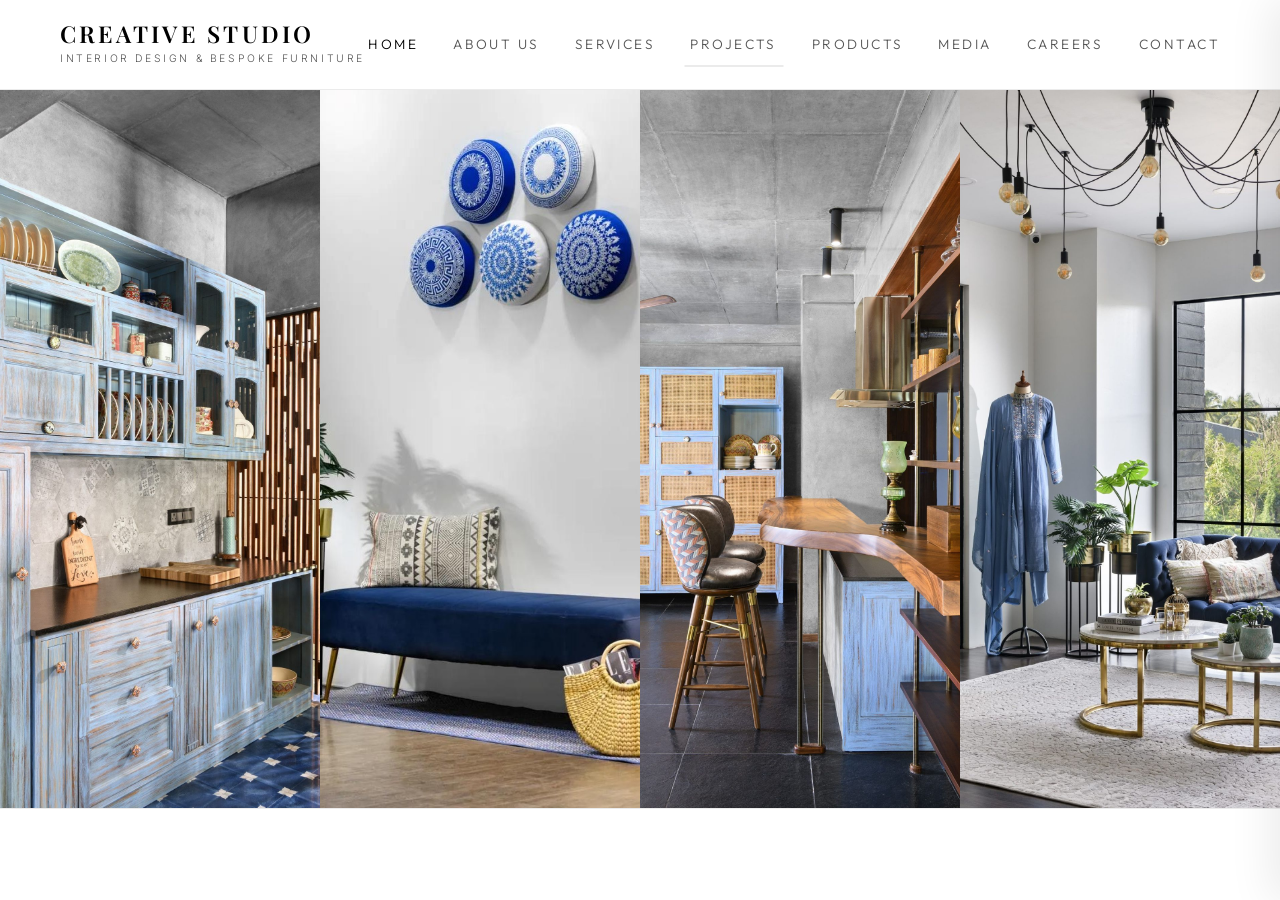
<file: index.html>
<!DOCTYPE html>
<html lang="en">
<head>
  <meta charset="UTF-8">
  <meta name="viewport" content="width=device-width, initial-scale=1.0">
  <title>Creative Studio — Minimalist Architecture & Interior Design</title>
  <meta name="description" content="A highly sophisticated, minimalist architecture and interior design studio specializing in bespoke residential and commercial forms.">
  
  <!-- SEO Heading Structure / Styling Links -->
  <link rel="stylesheet" href="css/main.css?v=2.0">
</head>
<body class="home-page">
  
  <div class="app-container">
    
    <!-- FIXED LEFT DESKTOP SIDEBAR NAVIGATION -->
    <nav class="sidebar">
      <div class="sidebar-logo">
        <a href="index.html">
          <div class="studio-title">Creative Studio</div>
          <div class="studio-subtitle">Interior Design & Bespoke Furniture</div>
        </a>
      </div>
      
      <ul class="nav-menu">
        <li class="nav-item">
          <a href="index.html" class="nav-link">Home</a>
        </li>
        <li class="nav-item">
          <a href="about.html" class="nav-link">About Us</a>
        </li>
        <li class="nav-item">
          <a href="services.html" class="nav-link">Services</a>
        </li>
        <li class="nav-item" id="nav-projects-parent">
          <a href="projects.html" class="nav-link">Projects</a>
          <ul class="nav-dropdown">
            <li><a href="projects/residential.html" class="dropdown-link">Residential</a></li>
            <li><a href="projects/commercial.html" class="dropdown-link">Commercial</a></li>
          </ul>
        </li>
        <li class="nav-item">
          <a href="products.html" class="nav-link">Products</a>
        </li>
        <li class="nav-item">
          <a href="media.html" class="nav-link">Media</a>
        </li>
        <li class="nav-item">
          <a href="careers.html" class="nav-link">Careers</a>
        </li>
        <li class="nav-item">
          <a href="contact.html" class="nav-link">Contact</a>
        </li>
      </ul>
      
      <div class="sidebar-footer">
        <ul class="social-links">
          <li><a href="#" class="social-link" aria-label="Instagram">IG</a></li>
          <li><a href="#" class="social-link" aria-label="LinkedIn">LN</a></li>
          <li><a href="#" class="social-link" aria-label="Pinterest">PT</a></li>
        </ul>
        <div class="copyright">
          © 2026 Creative Studio.<br>All rights reserved.
        </div>
      </div>
    </nav>
    
    <!-- MOBILE HEADER & DRAWER -->
    <header class="mobile-header">
      <a href="index.html" class="mobile-logo">
        <div class="studio-title">Creative Studio</div>
        <div class="studio-subtitle">Interior Design & Bespoke Furniture</div>
      </a>
      <div class="hamburger" aria-label="Toggle Navigation Menu" aria-expanded="false">
        <span class="hamburger-line"></span>
        <span class="hamburger-line"></span>
        <span class="hamburger-line"></span>
      </div>
    </header>
    
    <nav class="mobile-overlay">
      <div class="mobile-menu-header">
        <button class="mobile-menu-close" aria-label="Close Menu">
          <svg viewBox="0 0 24 24"><path d="M18 6L6 18M6 6l12 12"/></svg>
        </button>
        <span class="mobile-menu-title">MENU</span>
      </div>
      <ul class="mobile-nav-menu">
        <li><a href="index.html" class="mobile-nav-link active">Home</a></li>
        <li><a href="about.html" class="mobile-nav-link">About Us</a></li>
        <li><a href="services.html" class="mobile-nav-link">Services</a></li>
        <li><a href="projects.html" class="mobile-nav-link">Projects</a></li>
        <li><a href="products.html" class="mobile-nav-link">Products</a></li>
        <li><a href="media.html" class="mobile-nav-link">Media</a></li>
        <li><a href="careers.html" class="mobile-nav-link">Careers</a></li>
        <li><a href="contact.html" class="mobile-nav-link">Contact</a></li>
      </ul>
    </nav>
    
    <!-- MAIN CONTENT CONTAINER (FULLSCREEN LANDING GRID) -->
    <main class="main-content">
      
      <!-- HERO SLIDER SECTION (7 Custom Slides Track) -->
      <div class="hero-slider-container">
        <div class="hero-slider-track">
          <!-- Slide 1 (High priority above fold) -->
          <div class="hero-slide">
            <img src="assets/slideshow/1.jpg" alt="Bespoke Spatial Design 1" fetchpriority="high" decoding="async">
          </div>
          <!-- Slide 2 (High priority above fold) -->
          <div class="hero-slide">
            <img src="assets/slideshow/2.jpeg" alt="Bespoke Spatial Design 2" fetchpriority="high" decoding="async">
          </div>
          <!-- Slide 3 (High priority above fold) -->
          <div class="hero-slide">
            <img src="assets/slideshow/3.jpg" alt="Bespoke Spatial Design 3" fetchpriority="high" decoding="async">
          </div>
          <!-- Slide 4 (High priority above fold) -->
          <div class="hero-slide">
            <img src="assets/slideshow/4.jpeg" alt="Bespoke Spatial Design 4" fetchpriority="high" decoding="async">
          </div>
          <!-- Slide 5 (Lazy loaded below fold) -->
          <div class="hero-slide">
            <img src="assets/slideshow/5.jpg" alt="Bespoke Spatial Design 5" loading="lazy" decoding="async">
          </div>
          <!-- Slide 6 (Lazy loaded below fold) -->
          <div class="hero-slide">
            <img src="assets/slideshow/6.jpg" alt="Bespoke Spatial Design 6" loading="lazy" decoding="async">
          </div>
          <!-- Slide 7 (High priority - cloned and prepended above fold on load) -->
          <div class="hero-slide">
            <img src="assets/slideshow/7.jpeg" alt="Bespoke Spatial Design 7" fetchpriority="high" decoding="async">
          </div>
        </div>
        
        <div class="hero-overlay" style="background: transparent;"></div>
        
        <!-- MANUAL SWITCHING CONTROLS -->
        <button class="slide-arrow prev-arrow" aria-label="Previous Slide" style="left: 20px; z-index: 100;">
          <svg viewBox="0 0 24 24" style="fill: currentColor;"><path d="M15.41 7.41L14 6l-6 6 6 6 1.41-1.41L10.83 12z"/></svg>
        </button>
        <button class="slide-arrow next-arrow" aria-label="Next Slide" style="right: 20px; z-index: 100;">
          <svg viewBox="0 0 24 24" style="fill: currentColor;"><path d="M10 6L8.59 7.41 13.17 12l-4.58 4.59L10 18l6-6z"/></svg>
        </button>
      </div>
      
      <!-- DYNAMIC FOOTER BAR -->
      <footer class="home-footer">
      </footer>
      
    </main>
    
  </div>

  <!-- Global scripts -->
  <script src="js/main.js"></script>
</body>
</html>
</file>
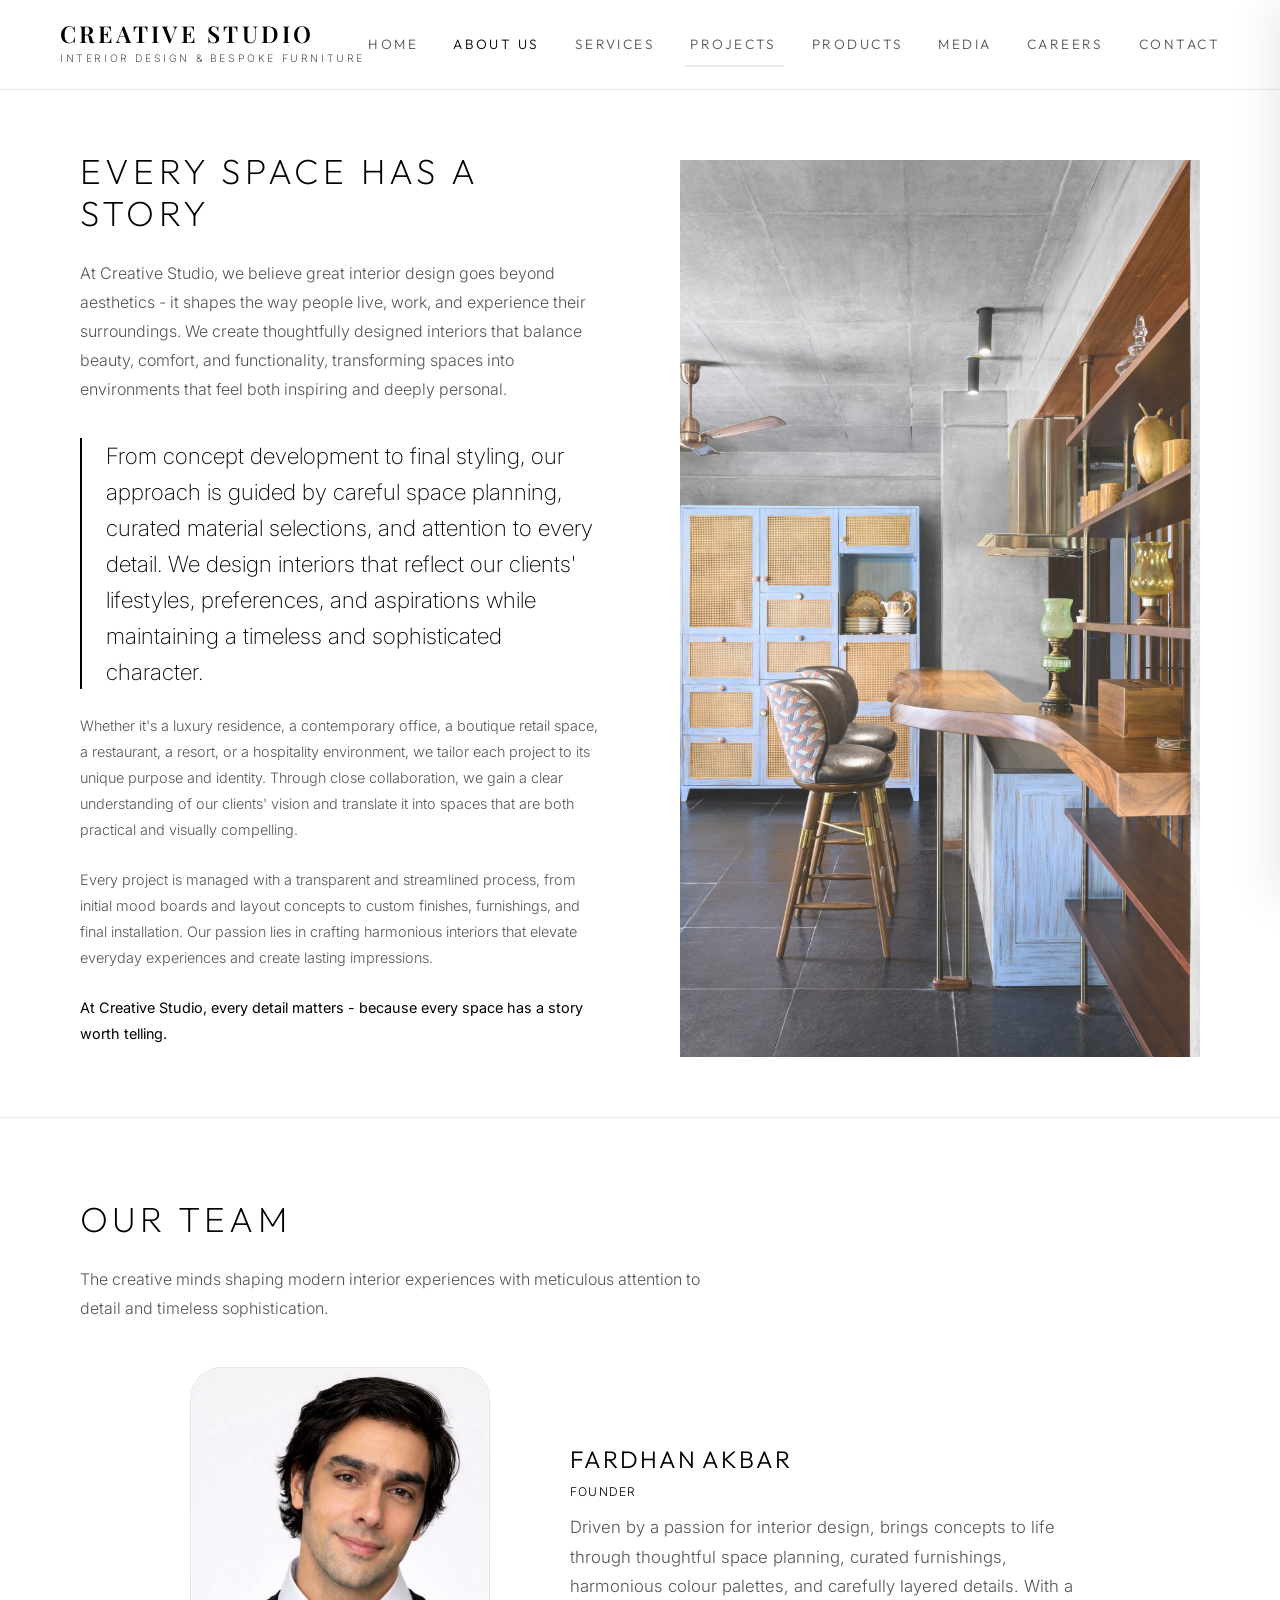
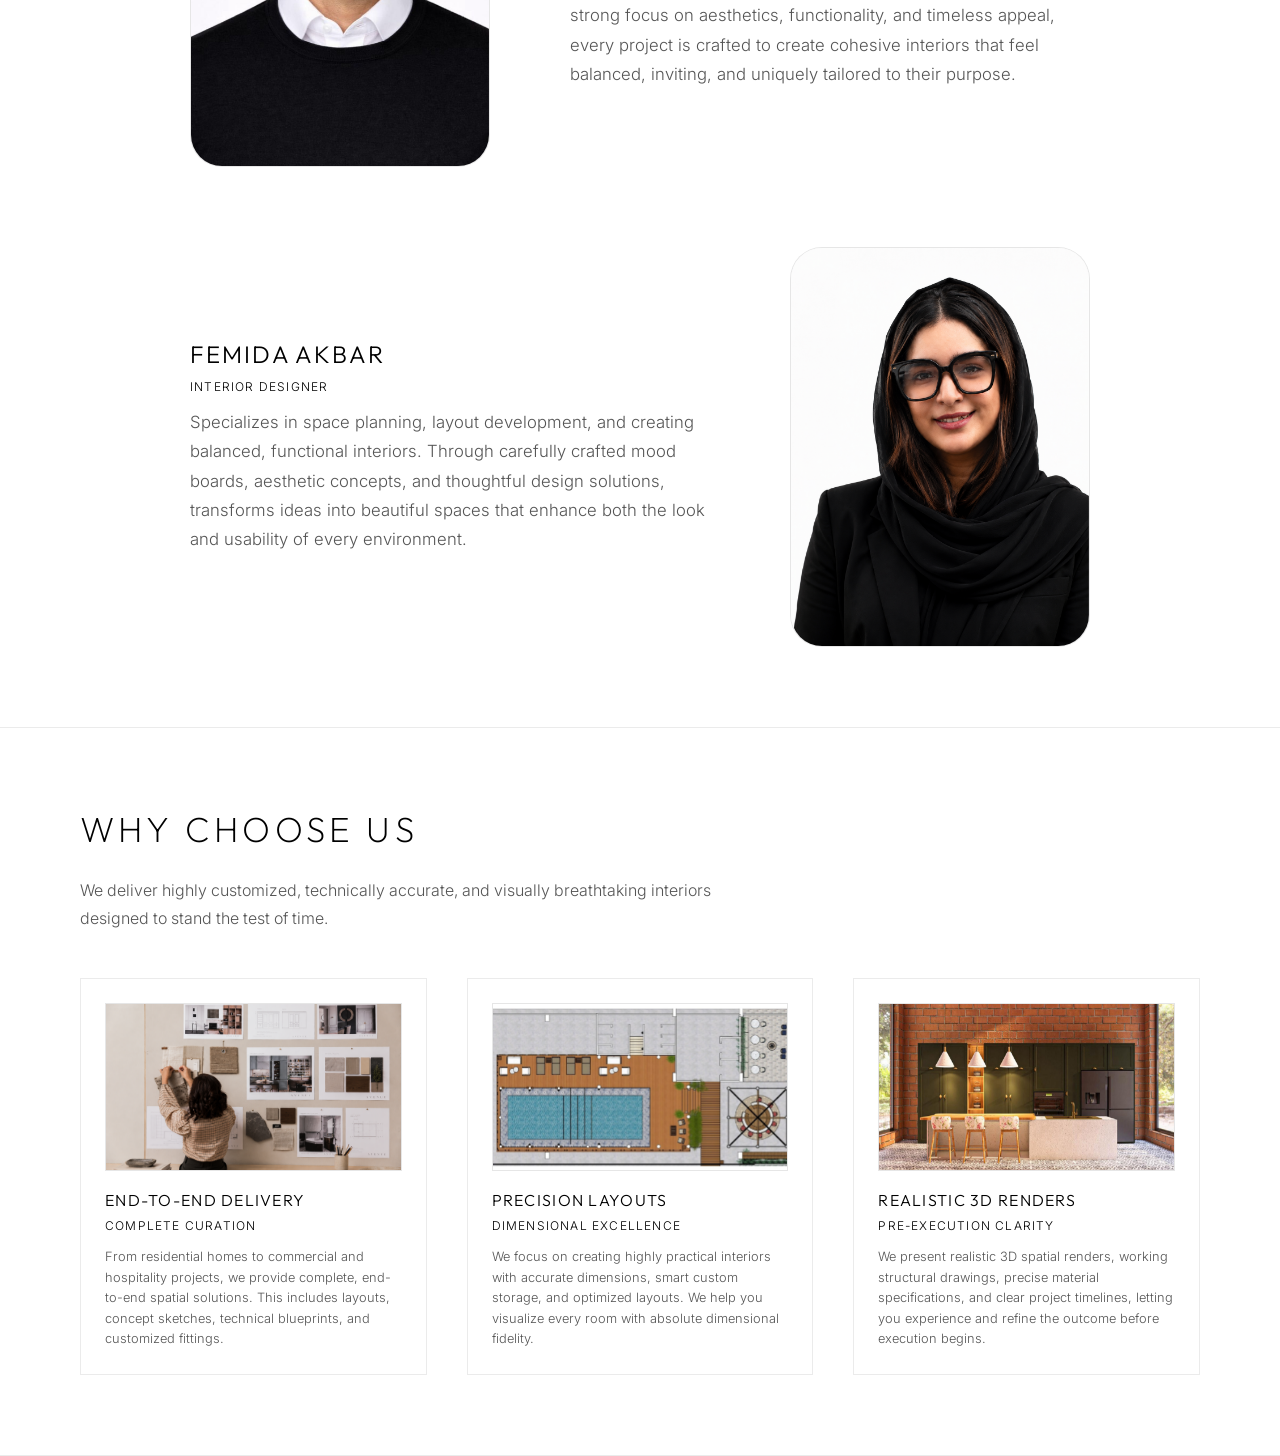
<file: about.html>
<!DOCTYPE html>
<html lang="en">
<head>
  <meta charset="UTF-8">
  <meta name="viewport" content="width=device-width, initial-scale=1.0">
  <title>About Us — Creative Studio</title>
  <meta name="description" content="Learn about our architectural history, our minimalist spatial vision, and the collaborative design committee leading the studio.">
  
  <link rel="stylesheet" href="css/main.css">
</head>
<body>
  
  <div class="app-container">
    
    <!-- FIXED LEFT DESKTOP SIDEBAR NAVIGATION -->
    <nav class="sidebar">
      <div class="sidebar-logo">
        <a href="index.html">
          <div class="studio-title">Creative Studio</div>
          <div class="studio-subtitle">Interior Design & Bespoke Furniture</div>
        </a>
      </div>
      
      <ul class="nav-menu">
        <li class="nav-item">
          <a href="index.html" class="nav-link">Home</a>
        </li>
        <li class="nav-item">
          <a href="about.html" class="nav-link">About Us</a>
        </li>
        <li class="nav-item">
          <a href="services.html" class="nav-link">Services</a>
        </li>
        <li class="nav-item" id="nav-projects-parent">
          <a href="projects.html" class="nav-link">Projects</a>
          <ul class="nav-dropdown">
            <li><a href="projects/residential.html" class="dropdown-link">Residential</a></li>
            <li><a href="projects/commercial.html" class="dropdown-link">Commercial</a></li>
          </ul>
        </li>
        <li class="nav-item">
          <a href="products.html" class="nav-link">Products</a>
        </li>
        <li class="nav-item">
          <a href="media.html" class="nav-link">Media</a>
        </li>
        <li class="nav-item">
          <a href="careers.html" class="nav-link">Careers</a>
        </li>
        <li class="nav-item">
          <a href="contact.html" class="nav-link">Contact</a>
        </li>
      </ul>
      
      <div class="sidebar-footer">
        <ul class="social-links">
          <li><a href="#" class="social-link" aria-label="Instagram">IG</a></li>
          <li><a href="#" class="social-link" aria-label="LinkedIn">LN</a></li>
          <li><a href="#" class="social-link" aria-label="Pinterest">PT</a></li>
        </ul>
        <div class="copyright">
          © 2026 Creative Studio.<br>All rights reserved.
        </div>
      </div>
    </nav>
    
    <!-- MOBILE HEADER & DRAWER -->
    <header class="mobile-header">
      <a href="index.html" class="mobile-logo">
        <div class="studio-title">Creative Studio</div>
        <div class="studio-subtitle">Interior Design & Bespoke Furniture</div>
      </a>
      <div class="hamburger" aria-label="Toggle Navigation Menu" aria-expanded="false">
        <span class="hamburger-line"></span>
        <span class="hamburger-line"></span>
        <span class="hamburger-line"></span>
      </div>
    </header>
    
    <nav class="mobile-overlay">
      <div class="mobile-menu-header">
        <button class="mobile-menu-close" aria-label="Close Menu">
          <svg viewBox="0 0 24 24"><path d="M18 6L6 18M6 6l12 12"/></svg>
        </button>
        <span class="mobile-menu-title">MENU</span>
      </div>
      <ul class="mobile-nav-menu">
        <li><a href="index.html" class="mobile-nav-link">Home</a></li>
        <li><a href="about.html" class="mobile-nav-link active">About Us</a></li>
        <li><a href="services.html" class="mobile-nav-link">Services</a></li>
        <li><a href="projects.html" class="mobile-nav-link">Projects</a></li>
        <li><a href="products.html" class="mobile-nav-link">Products</a></li>
        <li><a href="media.html" class="mobile-nav-link">Media</a></li>
        <li><a href="careers.html" class="mobile-nav-link">Careers</a></li>
        <li><a href="contact.html" class="mobile-nav-link">Contact</a></li>
      </ul>
    </nav>
    
    <!-- MAIN CONTENT AREA -->
    <main class="main-content">
      
      <!-- PROFILE SECTION -->
      <section class="section" style="padding-bottom: 70px; min-height: auto;">
        
        <!-- EDITORIAL GRID -->
        <div class="editorial-grid" style="align-items: flex-start;">
          
          <!-- LEFT COLUMN: HEADER + MANIFESTO TEXT -->
          <div class="editorial-left fade-in">
            <div class="section-header" style="margin-bottom: 35px;">
              <h1 class="section-title">Every Space Has a Story</h1>
              <p class="section-desc">
                At Creative Studio, we believe great interior design goes beyond aesthetics - it shapes the way people live, work, and experience their surroundings. We create thoughtfully designed interiors that balance beauty, comfort, and functionality, transforming spaces into environments that feel both inspiring and deeply personal.
              </p>
            </div>
            
            <div class="editorial-text">
              <p class="manifesto-lead">
                From concept development to final styling, our approach is guided by careful space planning, curated material selections, and attention to every detail. We design interiors that reflect our clients' lifestyles, preferences, and aspirations while maintaining a timeless and sophisticated character.
              </p>
              <p class="section-desc" style="font-size:0.9rem;">
                Whether it's a luxury residence, a contemporary office, a boutique retail space, a restaurant, a resort, or a hospitality environment, we tailor each project to its unique purpose and identity. Through close collaboration, we gain a clear understanding of our clients' vision and translate it into spaces that are both practical and visually compelling.
              </p>
              <p class="section-desc" style="font-size:0.9rem;">
                Every project is managed with a transparent and streamlined process, from initial mood boards and layout concepts to custom finishes, furnishings, and final installation. Our passion lies in crafting harmonious interiors that elevate everyday experiences and create lasting impressions.
              </p>
              <p class="section-desc" style="font-size:0.9rem; margin-bottom: 0; font-weight: 400; color: var(--text-light);">
                At Creative Studio, every detail matters - because every space has a story worth telling.
              </p>
            </div>
          </div>
          
          <!-- RIGHT COLUMN: ALIGNED IMAGE -->
          <div class="editorial-right fade-in" style="transition-delay: 0.2s; overflow: hidden; height: 100%; display: flex; align-items: stretch; margin-top: 10px;">
            <img src="assets/content1/Every space.jpg" alt="Every Space Has a Story" class="editorial-img" style="width: 100%; height: 100%; object-fit: cover; aspect-ratio: 4/5;" loading="lazy" decoding="async">
          </div>
        </div>
      </section>
      
      <!-- OUR TEAM SECTION -->
      <section class="section" style="padding-top: 80px; padding-bottom: 80px; min-height: auto;">
        <div class="section-header fade-in">
          <h2 class="section-title">Our Team</h2>
          <p class="section-desc">
            The creative minds shaping modern interior experiences with meticulous attention to detail and timeless sophistication.
          </p>
        </div>
        
        <div class="our-team-container">
          <!-- Member 1: Founder -->
          <div class="team-member-row">
            <div class="team-member-img-col fade-in">
              <div class="team-img-placeholder" style="aspect-ratio: 3/4; margin-bottom: 0;">
                <img src="assets/Our team/founder.jpeg" alt="Fardhan Akbar - Founder" style="width: 100%; height: 100%; object-fit: cover;" loading="lazy" decoding="async">
              </div>
            </div>
            <div class="team-member-content-col fade-in" style="transition-delay: 0.1s;">
              <h3 class="team-name" style="font-size: 1.5rem; margin-bottom: 8px;">Fardhan Akbar</h3>
              <p class="team-role">Founder</p>
              <p class="team-bio">
                Driven by a passion for interior design, brings concepts to life through thoughtful space planning, curated furnishings, harmonious colour palettes, and carefully layered details. With a strong focus on aesthetics, functionality, and timeless appeal, every project is crafted to create cohesive interiors that feel balanced, inviting, and uniquely tailored to their purpose.
              </p>
            </div>
          </div>
          
          <!-- Member 2: Interior Designer -->
          <div class="team-member-row row-reverse">
            <div class="team-member-img-col fade-in">
              <div class="team-img-placeholder" style="aspect-ratio: 3/4; margin-bottom: 0;">
                <img src="assets/Our team/interior designer.png" alt="Femida Akbar - Interior Designer" style="width: 100%; height: 100%; object-fit: cover;" loading="lazy" decoding="async">
              </div>
            </div>
            <div class="team-member-content-col fade-in" style="transition-delay: 0.1s;">
              <h3 class="team-name" style="font-size: 1.5rem; margin-bottom: 8px;">Femida Akbar</h3>
              <p class="team-role">Interior Designer</p>
              <p class="team-bio">
                Specializes in space planning, layout development, and creating balanced, functional interiors. Through carefully crafted mood boards, aesthetic concepts, and thoughtful design solutions, transforms ideas into beautiful spaces that enhance both the look and usability of every environment.
              </p>
            </div>
          </div>
        </div>
      </section>
      
      <!-- WHY CHOOSE US SECTION -->
      <section class="section section-alt" style="padding-top: 80px; padding-bottom: 80px; min-height: auto;">
        <div class="section-header fade-in">
          <h2 class="section-title">Why Choose Us</h2>
          <p class="section-desc">
            We deliver highly customized, technically accurate, and visually breathtaking interiors designed to stand the test of time.
          </p>
        </div>
        
        <div class="team-grid">
          <!-- Pillar 1 -->
          <div class="team-card fade-in">
            <div class="team-img-placeholder">
              <!-- Replaced SVG icon with the optimized end-to-end custom image illustration -->
              <img src="assets/content1/end to end.png" alt="End to End Spatial Delivery Plan" loading="lazy" decoding="async">
            </div>
            <h3 class="team-name">End-to-End Delivery</h3>
            <p class="team-role">Complete Curation</p>
            <p class="team-bio">
              From residential homes to commercial and hospitality projects, we provide complete, end-to-end spatial solutions. This includes layouts, concept sketches, technical blueprints, and customized fittings.
            </p>
          </div>
          
          <!-- Pillar 2 -->
          <div class="team-card fade-in" style="transition-delay: 0.15s;">
            <div class="team-img-placeholder">
              <!-- Replaced SVG icon with the optimized Floor Plan Layout image illustration -->
              <img src="assets/content1/Floor Plan Layout.jpg.jpeg" alt="Precision Floor Plan Layout and Dimensions" loading="lazy" decoding="async">
            </div>
            <h3 class="team-name">Precision Layouts</h3>
            <p class="team-role">Dimensional Excellence</p>
            <p class="team-bio">
              We focus on creating highly practical interiors with accurate dimensions, smart custom storage, and optimized layouts. We help you visualize every room with absolute dimensional fidelity.
            </p>
          </div>
          
          <!-- Pillar 3 -->
          <div class="team-card fade-in" style="transition-delay: 0.3s;">
            <div class="team-img-placeholder">
              <!-- Replaced SVG icon with the optimized 3D render image illustration -->
              <img src="assets/content1/3d render.jpeg" alt="High Fidelity 3D Spatial Visualization Render" loading="lazy" decoding="async">
            </div>
            <h3 class="team-name">Realistic 3D Renders</h3>
            <p class="team-role">Pre-Execution Clarity</p>
            <p class="team-bio">
              We present realistic 3D spatial renders, working structural drawings, precise material specifications, and clear project timelines, letting you experience and refine the outcome before execution begins.
            </p>
          </div>
        </div>
      </section>
      
    </main>
    
  </div>

  <!-- Global scripts -->
  <script src="js/main.js"></script>
</body>
</html>
</file>
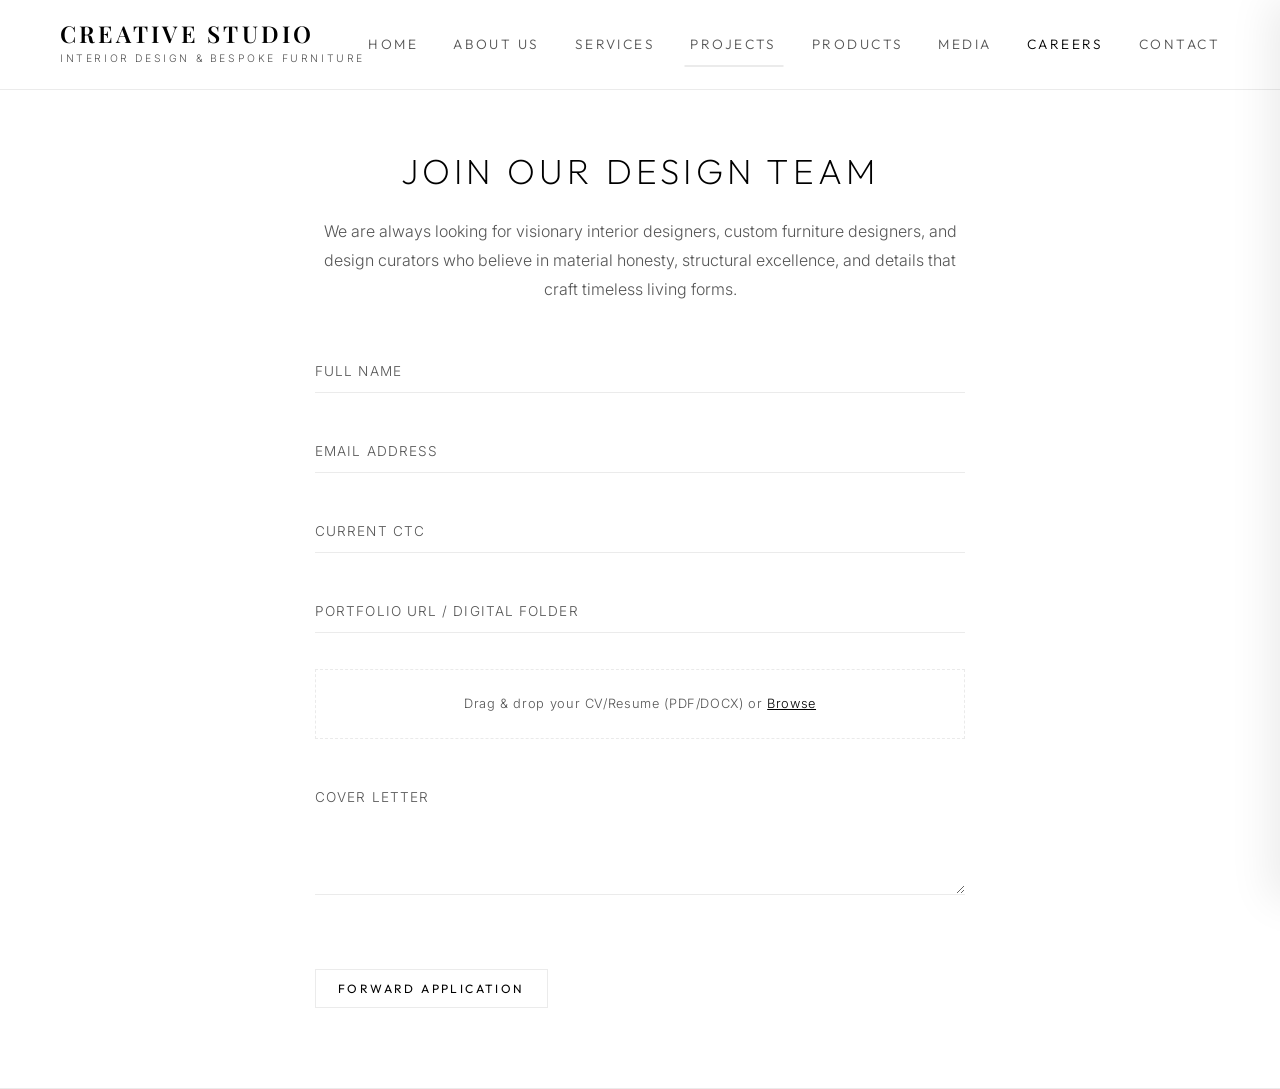
<file: careers.html>
<!DOCTYPE html>
<html lang="en">
<head>
  <meta charset="UTF-8">
  <meta name="viewport" content="width=device-width, initial-scale=1.0">
  <title>Careers — Creative Studio</title>
  <meta name="description" content="Join our architectural committee. We are seeking senior architects, spatial designers, and 3D visualizers.">
  
  <link rel="stylesheet" href="css/main.css">
</head>
<body>
  
  <div class="app-container">
    
    <!-- FIXED LEFT DESKTOP SIDEBAR NAVIGATION -->
    <nav class="sidebar">
      <div class="sidebar-logo">
        <a href="index.html">
          <div class="studio-title">Creative Studio</div>
          <div class="studio-subtitle">Interior Design & Bespoke Furniture</div>
        </a>
      </div>
      
      <ul class="nav-menu">
        <li class="nav-item">
          <a href="index.html" class="nav-link">Home</a>
        </li>
        <li class="nav-item">
          <a href="about.html" class="nav-link">About Us</a>
        </li>
        <li class="nav-item">
          <a href="services.html" class="nav-link">Services</a>
        </li>
        <li class="nav-item" id="nav-projects-parent">
          <a href="projects.html" class="nav-link">Projects</a>
          <ul class="nav-dropdown">
            <li><a href="projects/residential.html" class="dropdown-link">Residential</a></li>
            <li><a href="projects/commercial.html" class="dropdown-link">Commercial</a></li>
          </ul>
        </li>
        <li class="nav-item">
          <a href="products.html" class="nav-link">Products</a>
        </li>
        <li class="nav-item">
          <a href="media.html" class="nav-link">Media</a>
        </li>
        <li class="nav-item">
          <a href="careers.html" class="nav-link">Careers</a>
        </li>
        <li class="nav-item">
          <a href="contact.html" class="nav-link">Contact</a>
        </li>
      </ul>
      
      <div class="sidebar-footer">
        <ul class="social-links">
          <li><a href="#" class="social-link" aria-label="Instagram">IG</a></li>
          <li><a href="#" class="social-link" aria-label="LinkedIn">LN</a></li>
          <li><a href="#" class="social-link" aria-label="Pinterest">PT</a></li>
        </ul>
        <div class="copyright">
          © 2026 Creative Studio.<br>All rights reserved.
        </div>
      </div>
    </nav>
    
    <!-- MOBILE HEADER & DRAWER -->
    <header class="mobile-header">
      <a href="index.html" class="mobile-logo">
        <div class="studio-title">Creative Studio</div>
        <div class="studio-subtitle">Interior Design & Bespoke Furniture</div>
      </a>
      <div class="hamburger" aria-label="Toggle Navigation Menu" aria-expanded="false">
        <span class="hamburger-line"></span>
        <span class="hamburger-line"></span>
        <span class="hamburger-line"></span>
      </div>
    </header>
    
    <nav class="mobile-overlay">
      <div class="mobile-menu-header">
        <button class="mobile-menu-close" aria-label="Close Menu">
          <svg viewBox="0 0 24 24"><path d="M18 6L6 18M6 6l12 12"/></svg>
        </button>
        <span class="mobile-menu-title">MENU</span>
      </div>
      <ul class="mobile-nav-menu">
        <li><a href="index.html" class="mobile-nav-link">Home</a></li>
        <li><a href="about.html" class="mobile-nav-link">About Us</a></li>
        <li><a href="services.html" class="mobile-nav-link">Services</a></li>
        <li><a href="projects.html" class="mobile-nav-link">Projects</a></li>
        <li><a href="products.html" class="mobile-nav-link">Products</a></li>
        <li><a href="media.html" class="mobile-nav-link">Media</a></li>
        <li><a href="careers.html" class="mobile-nav-link active">Careers</a></li>
        <li><a href="contact.html" class="mobile-nav-link">Contact</a></li>
      </ul>
    </nav>
    
    <!-- MAIN CONTENT AREA -->
    <main class="main-content">
      <!-- CAREERS SECTION -->
      <section class="section" style="align-items: center; padding-bottom: 80px;">
        <div class="section-header fade-in" style="text-align: center; max-width: 650px; margin-bottom: 45px;">
          <h1 class="section-title">Join our Design Team</h1>
          <p class="section-desc">
            We are always looking for visionary interior designers, custom furniture designers, and design curators who believe in material honesty, structural excellence, and details that craft timeless living forms.
          </p>
        </div>
        
        <div class="form-container fade-in" style="max-width: 650px; width: 100%;">
          <form id="careers-form" action="https://formsubmit.co/ajax/jahshmuhammed@gmail.com" method="POST" enctype="multipart/form-data" class="minimal-form">
            <!-- FormSubmit dynamic options -->
            <input type="hidden" name="_subject" value="New Design Career Application - Creative Studio">
            <input type="hidden" name="_captcha" value="false">
            
            <!-- Full Name input -->
            <div class="form-group">
              <input type="text" id="careers-name" name="Full Name" class="form-input" placeholder=" " required autocomplete="name">
              <label for="careers-name" class="form-label">FULL NAME</label>
            </div>
            
            <!-- Email input -->
            <div class="form-group">
              <input type="email" id="careers-email" name="Email" class="form-input" placeholder=" " required autocomplete="email">
              <label for="careers-email" class="form-label">EMAIL ADDRESS</label>
            </div>
            
            <!-- Current CTC input -->
            <div class="form-group">
              <input type="text" id="careers-ctc" name="Current CTC" class="form-input" placeholder=" " required>
              <label for="careers-ctc" class="form-label">CURRENT CTC</label>
            </div>
            
            <!-- Portfolio Link -->
            <div class="form-group">
              <input type="url" id="careers-portfolio" name="Portfolio Link" class="form-input" placeholder=" " required>
              <label for="careers-portfolio" class="form-label">PORTFOLIO URL / DIGITAL FOLDER</label>
            </div>
            
            <!-- CV/Resume File Attachment -->
            <div class="file-upload-wrapper">
              <input type="file" id="careers-file" name="CV" class="file-upload-input" accept=".pdf,.docx" required>
              <div class="file-upload-text">
                Drag & drop your CV/Resume (PDF/DOCX) or <span>Browse</span>
              </div>
            </div>
            
            <!-- Cover Letter input -->
            <div class="form-group">
              <textarea id="careers-coverletter" name="Cover Letter" class="form-textarea" placeholder=" " required></textarea>
              <label for="careers-coverletter" class="form-label">COVER LETTER</label>
            </div>
            
            <!-- Submit Button -->
            <div style="margin-top: 30px;">
              <button type="submit" class="btn-minimal">FORWARD APPLICATION</button>
            </div>
            
            <!-- Status message feedback container -->
            <div class="form-status"></div>
          </form>
        </div>
      </section>
    </main>
    
  </div>

  <!-- Global scripts -->
  <script src="js/main.js"></script>
</body>
</html>
</file>
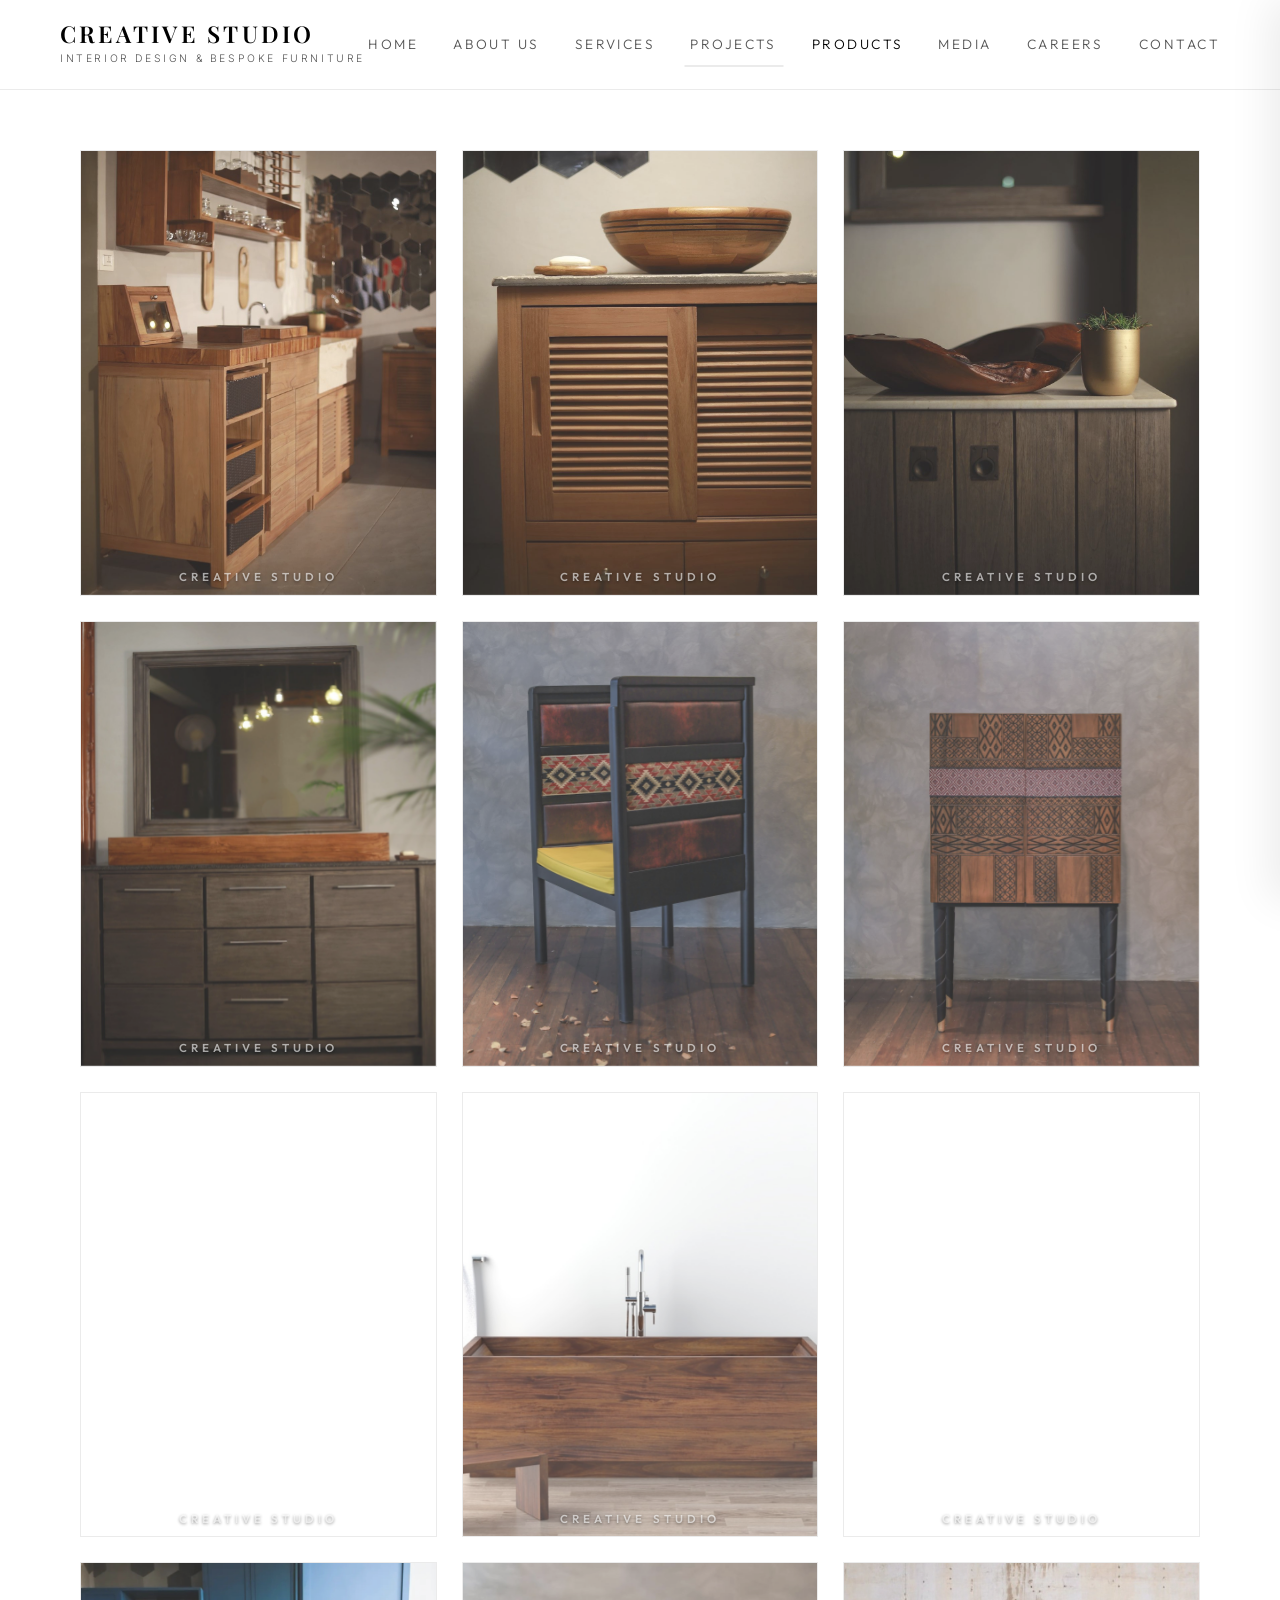
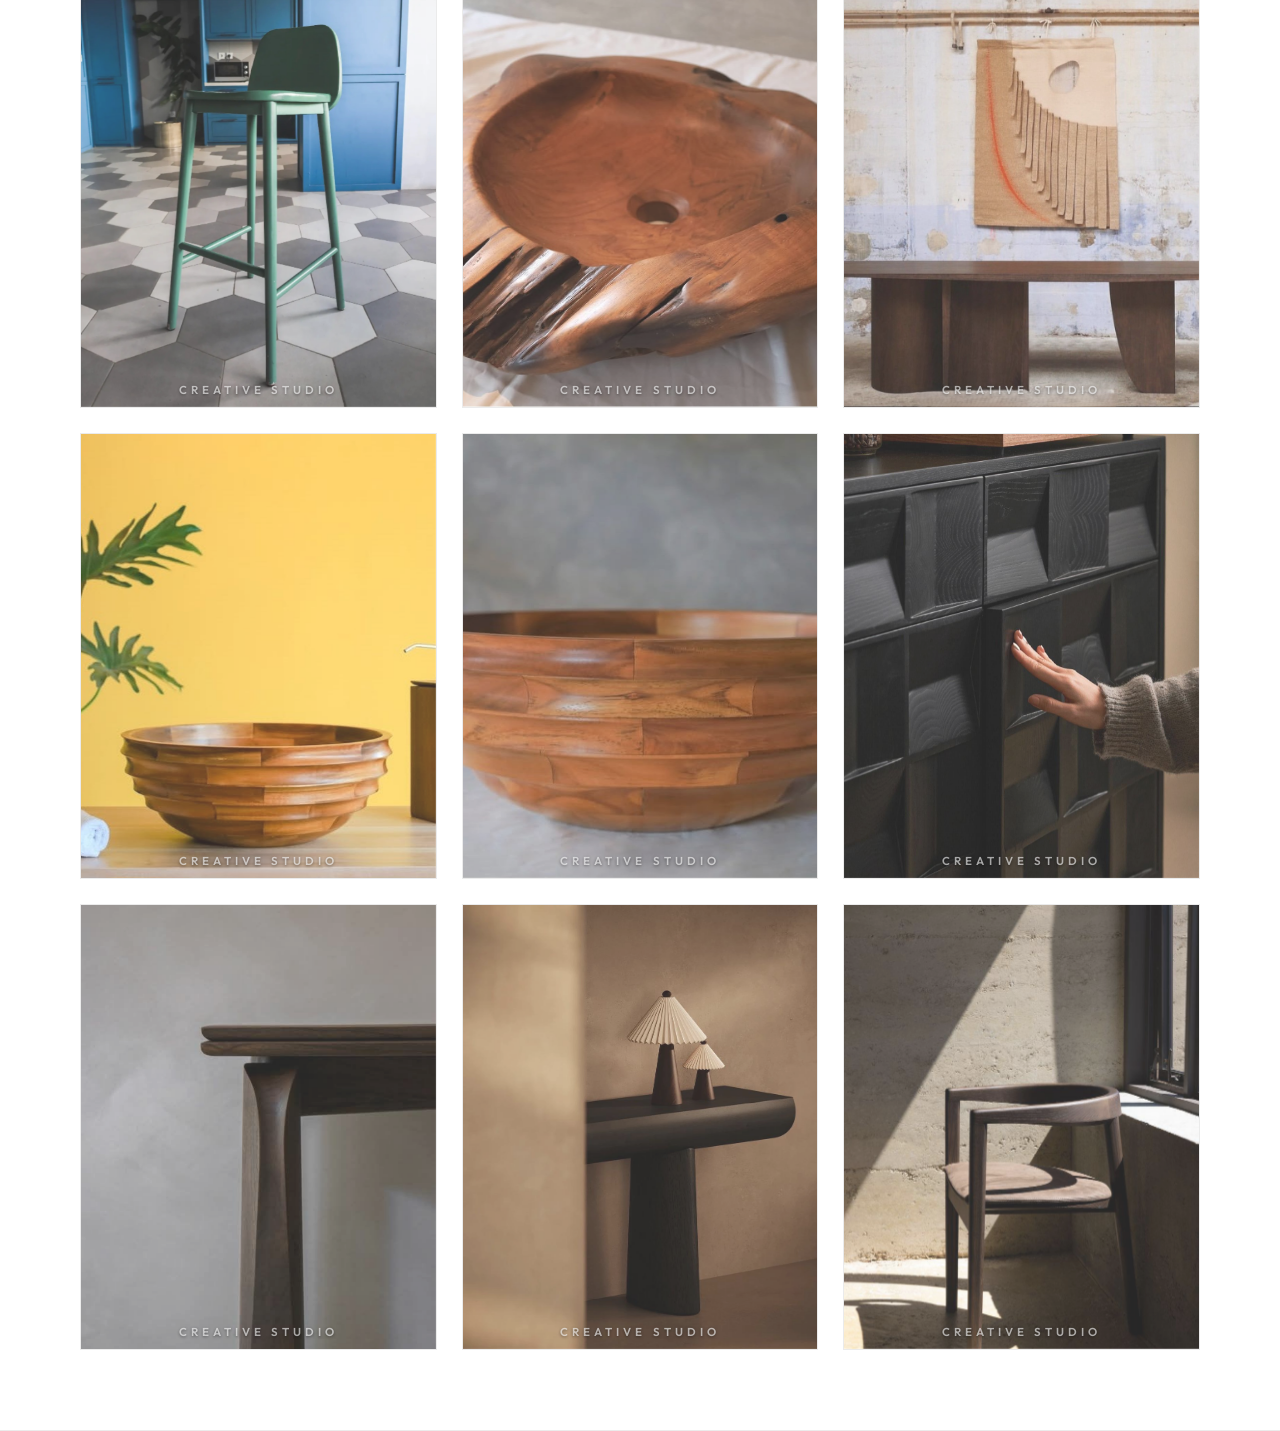
<file: products.html>
<!DOCTYPE html>
<html lang="en">
<head>
  <meta charset="UTF-8">
  <meta name="viewport" content="width=device-width, initial-scale=1.0">
  <title>Custom Products — Creative Studio</title>
  <meta name="description" content="A curated catalog of architectural fixtures, travertine furniture, and minimalist lighting sconces designed by Creative Studio.">
  
  <link rel="stylesheet" href="css/main.css">
</head>
<body>
  
  <div class="app-container">
    
    <!-- FIXED LEFT DESKTOP SIDEBAR NAVIGATION -->
    <nav class="sidebar">
            <div class="sidebar-logo">
        <a href="index.html">
          <div class="studio-title">Creative Studio</div>
          <div class="studio-subtitle">Interior Design & Bespoke Furniture</div>
        </a>
      </div>
      
      <ul class="nav-menu">
        <li class="nav-item">
          <a href="index.html" class="nav-link">Home</a>
        </li>
        <li class="nav-item">
          <a href="about.html" class="nav-link">About Us</a>
        </li>
        <li class="nav-item">
          <a href="services.html" class="nav-link">Services</a>
        </li>
        <li class="nav-item" id="nav-projects-parent">
          <a href="projects.html" class="nav-link">Projects</a>
          <ul class="nav-dropdown">
            <li><a href="projects/residential.html" class="dropdown-link">Residential</a></li>
            <li><a href="projects/commercial.html" class="dropdown-link">Commercial</a></li>
          </ul>
        </li>
        <li class="nav-item active">
          <a href="products.html" class="nav-link">Products</a>
        </li>
        <li class="nav-item">
          <a href="media.html" class="nav-link">Media</a>
        </li>
        <li class="nav-item">
          <a href="careers.html" class="nav-link">Careers</a>
        </li>
        <li class="nav-item">
          <a href="contact.html" class="nav-link">Contact</a>
        </li>
      </ul>
      
      <div class="sidebar-footer">
        <ul class="social-links">
          <li><a href="#" class="social-link" aria-label="Instagram">IG</a></li>
          <li><a href="#" class="social-link" aria-label="LinkedIn">LN</a></li>
          <li><a href="#" class="social-link" aria-label="Pinterest">PT</a></li>
        </ul>
        <div class="copyright">
          © 2026 Creative Studio.<br>All rights reserved.
        </div>
      </div>
    </nav>
    
    <!-- MOBILE HEADER & DRAWER -->
    <header class="mobile-header">
      <a href="index.html" class="mobile-logo">
        <div class="studio-title">Creative Studio</div>
        <div class="studio-subtitle">Interior Design & Bespoke Furniture</div>
      </a>
      <div class="hamburger" aria-label="Toggle Navigation Menu" aria-expanded="false">
        <span class="hamburger-line"></span>
        <span class="hamburger-line"></span>
        <span class="hamburger-line"></span>
      </div>
    </header>
    
    <nav class="mobile-overlay">
      <div class="mobile-menu-header">
        <button class="mobile-menu-close" aria-label="Close Menu">
          <svg viewBox="0 0 24 24"><path d="M18 6L6 18M6 6l12 12"/></svg>
        </button>
        <span class="mobile-menu-title">MENU</span>
      </div>
      <ul class="mobile-nav-menu">
        <li><a href="index.html" class="mobile-nav-link">Home</a></li>
        <li><a href="about.html" class="mobile-nav-link">About Us</a></li>
        <li><a href="services.html" class="mobile-nav-link">Services</a></li>
        <li><a href="projects.html" class="mobile-nav-link">Projects</a></li>
        <li><a href="products.html" class="mobile-nav-link active">Products</a></li>
        <li><a href="media.html" class="mobile-nav-link">Media</a></li>
        <li><a href="careers.html" class="mobile-nav-link">Careers</a></li>
        <li><a href="contact.html" class="mobile-nav-link">Contact</a></li>
      </ul>
    </nav>
    
    <!-- MAIN CONTENT AREA -->
    <main class="main-content">
      
      <section class="section" style="padding-bottom: 80px;">
        <!-- TARGET GALLERY CONTAINER FOR DYNAMIC JS INJECTION -->
        <div class="gallery-container">
          <div id="products-gallery" class="gallery-grid product-grid">
            <!-- Dynamic product images automatically injected by gallery.js -->
          </div>
        </div>
      </section>
      
    </main>
    
  </div>

  <!-- Load global core logic and gallery compiler -->
  <script src="js/main.js"></script>
  <script src="js/gallery.js?v=1.0.1"></script>
</body>
</html>
</file>
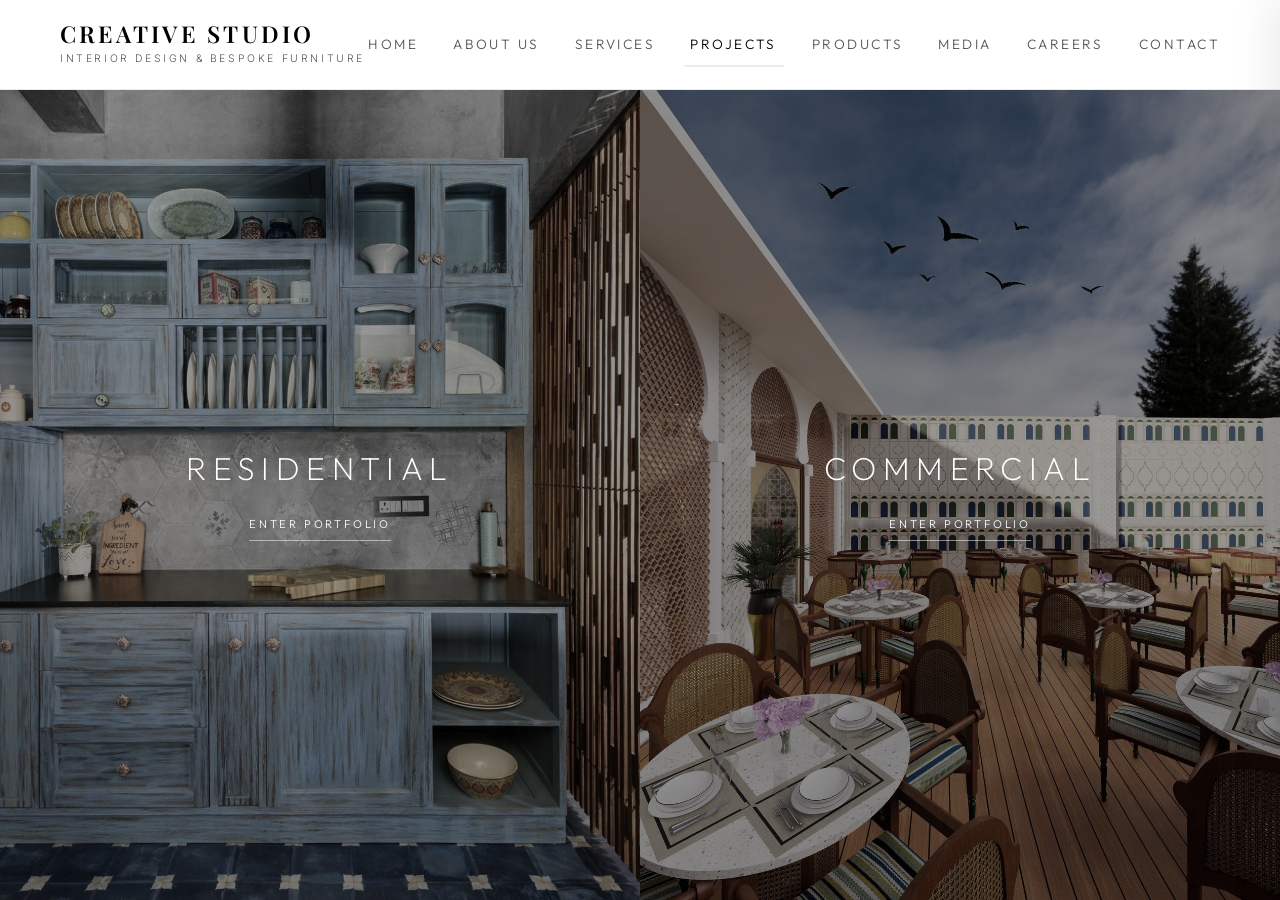
<file: projects.html>
<!DOCTYPE html>
<html lang="en">
<head>
  <meta charset="UTF-8">
  <meta name="viewport" content="width=device-width, initial-scale=1.0">
  <title>Our Projects — Creative Studio</title>
  <meta name="description" content="Explore our premium minimalist architectural works separated into bespoke residential structures and sophisticated commercial pavilions.">
  
  <link rel="stylesheet" href="css/main.css">
</head>
<body>
  
  <div class="app-container">
    
    <!-- FIXED LEFT DESKTOP SIDEBAR NAVIGATION -->
    <nav class="sidebar">
      <div class="sidebar-logo">
        <a href="index.html">
          <div class="studio-title">Creative Studio</div>
          <div class="studio-subtitle">Interior Design & Bespoke Furniture</div>
        </a>
      </div>
      
      <ul class="nav-menu">
        <li class="nav-item">
          <a href="index.html" class="nav-link">Home</a>
        </li>
        <li class="nav-item">
          <a href="about.html" class="nav-link">About Us</a>
        </li>
        <li class="nav-item">
          <a href="services.html" class="nav-link">Services</a>
        </li>
        <li class="nav-item" id="nav-projects-parent">
          <a href="projects.html" class="nav-link">Projects</a>
          <ul class="nav-dropdown">
            <li><a href="projects/residential.html" class="dropdown-link">Residential</a></li>
            <li><a href="projects/commercial.html" class="dropdown-link">Commercial</a></li>
          </ul>
        </li>
        <li class="nav-item">
          <a href="products.html" class="nav-link">Products</a>
        </li>
        <li class="nav-item">
          <a href="media.html" class="nav-link">Media</a>
        </li>
        <li class="nav-item">
          <a href="careers.html" class="nav-link">Careers</a>
        </li>
        <li class="nav-item">
          <a href="contact.html" class="nav-link">Contact</a>
        </li>
      </ul>
      
      <div class="sidebar-footer">
        <ul class="social-links">
          <li><a href="#" class="social-link" aria-label="Instagram">IG</a></li>
          <li><a href="#" class="social-link" aria-label="LinkedIn">LN</a></li>
          <li><a href="#" class="social-link" aria-label="Pinterest">PT</a></li>
        </ul>
        <div class="copyright">
          © 2026 Creative Studio.<br>All rights reserved.
        </div>
      </div>
    </nav>
    
    <!-- MOBILE HEADER & DRAWER -->
    <header class="mobile-header">
      <a href="index.html" class="mobile-logo">
        <div class="studio-title">Creative Studio</div>
        <div class="studio-subtitle">Interior Design & Bespoke Furniture</div>
      </a>
      <div class="hamburger" aria-label="Toggle Navigation Menu" aria-expanded="false">
        <span class="hamburger-line"></span>
        <span class="hamburger-line"></span>
        <span class="hamburger-line"></span>
      </div>
    </header>
    
    <nav class="mobile-overlay">
      <div class="mobile-menu-header">
        <button class="mobile-menu-close" aria-label="Close Menu">
          <svg viewBox="0 0 24 24"><path d="M18 6L6 18M6 6l12 12"/></svg>
        </button>
        <span class="mobile-menu-title">MENU</span>
      </div>
      <ul class="mobile-nav-menu">
        <li><a href="index.html" class="mobile-nav-link">Home</a></li>
        <li><a href="about.html" class="mobile-nav-link">About Us</a></li>
        <li><a href="services.html" class="mobile-nav-link">Services</a></li>
        <li><a href="projects.html" class="mobile-nav-link active">Projects</a></li>
        <li><a href="products.html" class="mobile-nav-link">Products</a></li>
        <li><a href="media.html" class="mobile-nav-link">Media</a></li>
        <li><a href="careers.html" class="mobile-nav-link">Careers</a></li>
        <li><a href="contact.html" class="mobile-nav-link">Contact</a></li>
      </ul>
    </nav>
    
    <!-- MAIN CONTENT AREA: PROJECTS SPLIT VIEW -->
    <main class="main-content">
      
      <div class="projects-split">
        
        <!-- RESIDENTIAL SPLIT CARD -->
        <a href="projects/residential.html" class="split-pane">
          <!-- Premium visual layout cover using standard object-fit covers -->
          <img src="assets/project cover/residential.jpg" alt="Residential Portfolio Cover" class="split-pane-bg" style="width:100%; height:100%; object-fit:cover;" decoding="async">
          <div class="split-content">
            <h2 class="split-title">RESIDENTIAL</h2>
            <span class="split-btn">ENTER PORTFOLIO</span>
          </div>
        </a>
        
        <!-- COMMERCIAL SPLIT CARD -->
        <a href="projects/commercial.html" class="split-pane">
          <img src="assets/project cover/commercial.jpeg" alt="Commercial Portfolio Cover" class="split-pane-bg" style="width:100%; height:100%; object-fit:cover;" loading="lazy" decoding="async">
          <div class="split-content">
            <h2 class="split-title">COMMERCIAL</h2>
            <span class="split-btn">ENTER PORTFOLIO</span>
          </div>
        </a>
        
      </div>
      
    </main>
    
  </div>

  <!-- Global scripts -->
  <script src="js/main.js"></script>
</body>
</html>
</file>
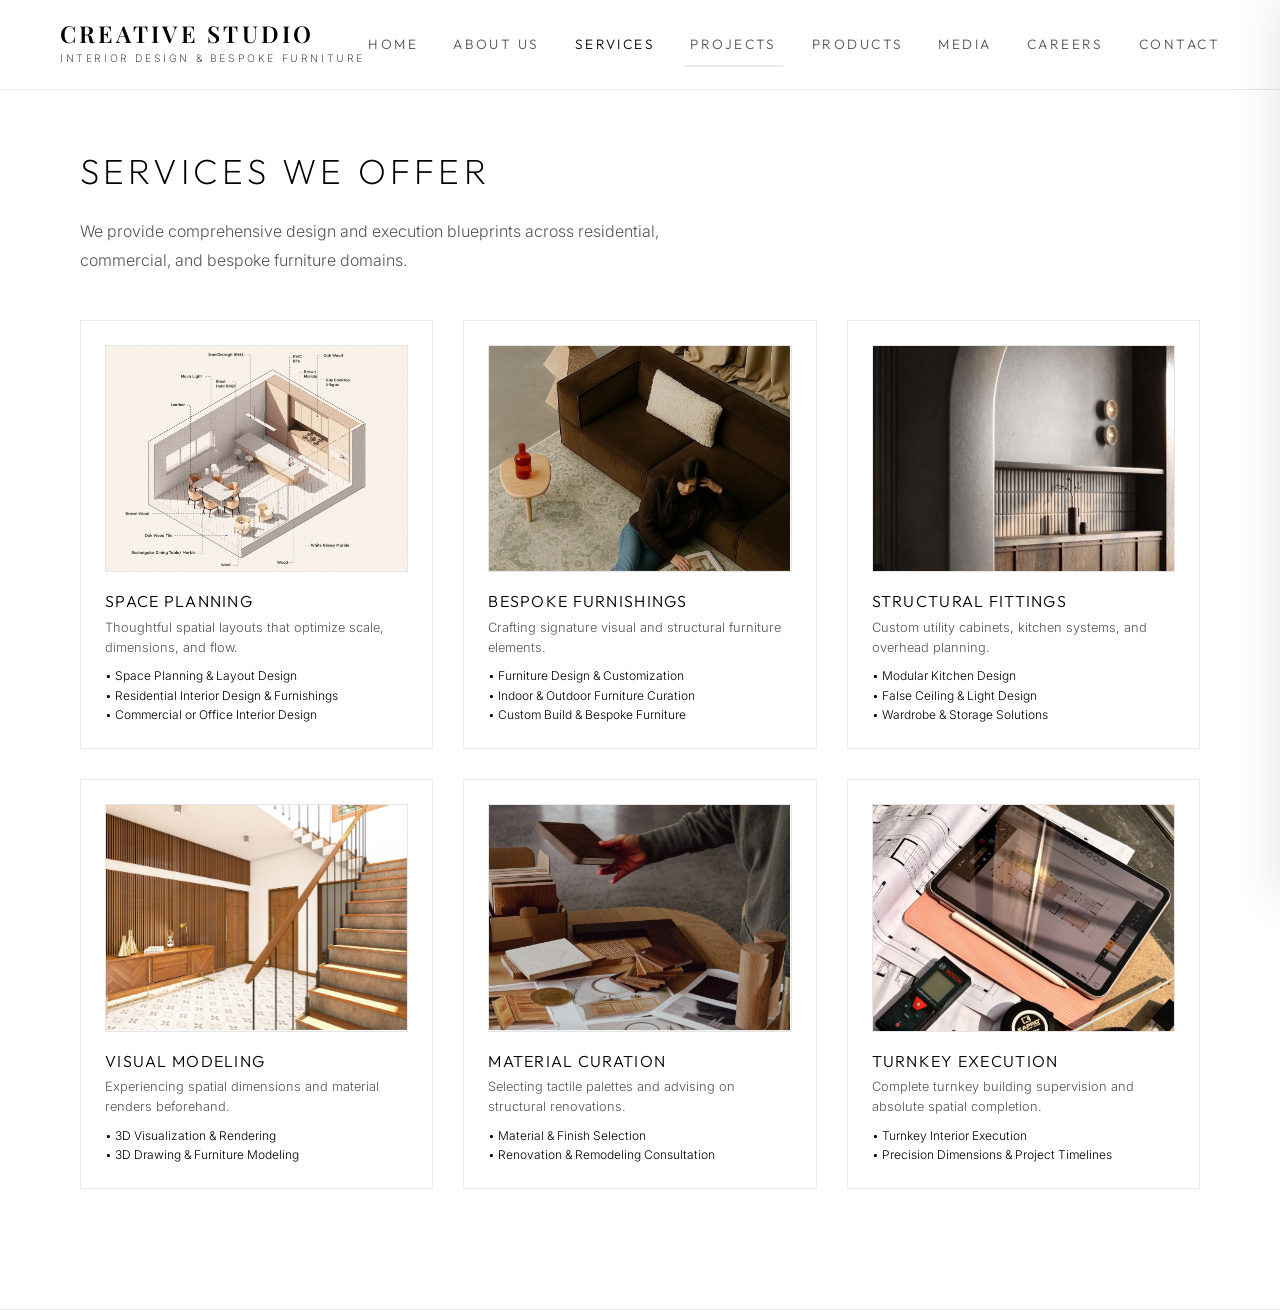
<file: services.html>
<!DOCTYPE html>
<html lang="en">
<head>
  <meta charset="UTF-8">
  <meta name="viewport" content="width=device-width, initial-scale=1.0">
  <title>Services — Creative Studio</title>
  <meta name="description" content="Explore our high-end architectural competencies, interior architecture, environmental topographies, and turnkey project guardianship.">
  
  <link rel="stylesheet" href="css/main.css">
</head>
<body>
  
  <div class="app-container">
    
    <!-- FIXED LEFT DESKTOP SIDEBAR NAVIGATION -->
    <nav class="sidebar">
      <div class="sidebar-logo">
        <a href="index.html">
          <div class="studio-title">Creative Studio</div>
          <div class="studio-subtitle">Interior Design & Bespoke Furniture</div>
        </a>
      </div>
      
      <ul class="nav-menu">
        <li class="nav-item">
          <a href="index.html" class="nav-link">Home</a>
        </li>
        <li class="nav-item">
          <a href="about.html" class="nav-link">About Us</a>
        </li>
        <li class="nav-item">
          <a href="services.html" class="nav-link">Services</a>
        </li>
        <li class="nav-item" id="nav-projects-parent">
          <a href="projects.html" class="nav-link">Projects</a>
          <ul class="nav-dropdown">
            <li><a href="projects/residential.html" class="dropdown-link">Residential</a></li>
            <li><a href="projects/commercial.html" class="dropdown-link">Commercial</a></li>
          </ul>
        </li>
        <li class="nav-item">
          <a href="products.html" class="nav-link">Products</a>
        </li>
        <li class="nav-item">
          <a href="media.html" class="nav-link">Media</a>
        </li>
        <li class="nav-item">
          <a href="careers.html" class="nav-link">Careers</a>
        </li>
        <li class="nav-item">
          <a href="contact.html" class="nav-link">Contact</a>
        </li>
      </ul>
      
      <div class="sidebar-footer">
        <ul class="social-links">
          <li><a href="#" class="social-link" aria-label="Instagram">IG</a></li>
          <li><a href="#" class="social-link" aria-label="LinkedIn">LN</a></li>
          <li><a href="#" class="social-link" aria-label="Pinterest">PT</a></li>
        </ul>
        <div class="copyright">
          © 2026 Creative Studio.<br>All rights reserved.
        </div>
      </div>
    </nav>
    
    <!-- MOBILE HEADER & DRAWER -->
    <header class="mobile-header">
      <a href="index.html" class="mobile-logo">
        <div class="studio-title">Creative Studio</div>
        <div class="studio-subtitle">Interior Design & Bespoke Furniture</div>
      </a>
      <div class="hamburger" aria-label="Toggle Navigation Menu" aria-expanded="false">
        <span class="hamburger-line"></span>
        <span class="hamburger-line"></span>
        <span class="hamburger-line"></span>
      </div>
    </header>
    
    <nav class="mobile-overlay">
      <div class="mobile-menu-header">
        <button class="mobile-menu-close" aria-label="Close Menu">
          <svg viewBox="0 0 24 24"><path d="M18 6L6 18M6 6l12 12"/></svg>
        </button>
        <span class="mobile-menu-title">MENU</span>
      </div>
      <ul class="mobile-nav-menu">
        <li><a href="index.html" class="mobile-nav-link">Home</a></li>
        <li><a href="about.html" class="mobile-nav-link">About Us</a></li>
        <li><a href="services.html" class="mobile-nav-link active">Services</a></li>
        <li><a href="projects.html" class="mobile-nav-link">Projects</a></li>
        <li><a href="products.html" class="mobile-nav-link">Products</a></li>
        <li><a href="media.html" class="mobile-nav-link">Media</a></li>
        <li><a href="careers.html" class="mobile-nav-link">Careers</a></li>
        <li><a href="contact.html" class="mobile-nav-link">Contact</a></li>
      </ul>
    </nav>
    
    <!-- MAIN CONTENT AREA -->
    <main class="main-content">
      
      <!-- SERVICES SECTION -->
      <section class="section">
        <div class="section-header fade-in">
          <h1 class="section-title">Services We Offer</h1>
          <p class="section-desc">
            We provide comprehensive design and execution blueprints across residential, commercial, and bespoke furniture domains.
          </p>
        </div>
        
        <div class="services-grid">
          <!-- Service 1 -->
          <div class="team-card fade-in">
            <div class="team-img-placeholder" style="aspect-ratio: 4/3; overflow: hidden;">
              <img src="assets/services/01.jpeg" alt="Spatial Architecture" style="width: 100%; height: 100%; object-fit: cover;" loading="lazy" decoding="async">
            </div>
            <h3 class="team-name">Space Planning</h3>
            <div class="team-bio">
              Thoughtful spatial layouts that optimize scale, dimensions, and flow.
              <span style="font-size:0.75rem; color:var(--accent-gold); margin-top:8px; display:block; line-height: 1.6;">
                • Space Planning & Layout Design<br>
                • Residential Interior Design & Furnishings<br>
                • Commercial or Office Interior Design
              </span>
            </div>
          </div>
          
          <!-- Service 2 -->
          <div class="team-card fade-in" style="transition-delay: 0.1s;">
            <div class="team-img-placeholder" style="aspect-ratio: 4/3; overflow: hidden;">
              <img src="assets/services/02.jpeg" alt="Bespoke Furnishings" style="width: 100%; height: 100%; object-fit: cover;" loading="lazy" decoding="async">
            </div>
            <h3 class="team-name">Bespoke Furnishings</h3>
            <div class="team-bio">
              Crafting signature visual and structural furniture elements.
              <span style="font-size:0.75rem; color:var(--accent-gold); margin-top:8px; display:block; line-height: 1.6;">
                • Furniture Design & Customization<br>
                • Indoor & Outdoor Furniture Curation<br>
                • Custom Build & Bespoke Furniture
              </span>
            </div>
          </div>
          
          <!-- Service 3 -->
          <div class="team-card fade-in" style="transition-delay: 0.2s;">
            <div class="team-img-placeholder" style="aspect-ratio: 4/3; overflow: hidden;">
              <img src="assets/services/03.jpeg" alt="Structural Fittings" style="width: 100%; height: 100%; object-fit: cover;" loading="lazy" decoding="async">
            </div>
            <h3 class="team-name">Structural Fittings</h3>
            <div class="team-bio">
              Custom utility cabinets, kitchen systems, and overhead planning.
              <span style="font-size:0.75rem; color:var(--accent-gold); margin-top:8px; display:block; line-height: 1.6;">
                • Modular Kitchen Design<br>
                • False Ceiling & Light Design<br>
                • Wardrobe & Storage Solutions
              </span>
            </div>
          </div>
          
          <!-- Service 4 -->
          <div class="team-card fade-in">
            <div class="team-img-placeholder" style="aspect-ratio: 4/3; overflow: hidden;">
              <img src="assets/services/04.jpeg" alt="Visual Modeling" style="width: 100%; height: 100%; object-fit: cover;" loading="lazy" decoding="async">
            </div>
            <h3 class="team-name">Visual Modeling</h3>
            <div class="team-bio">
              Experiencing spatial dimensions and material renders beforehand.
              <span style="font-size:0.75rem; color:var(--accent-gold); margin-top:8px; display:block; line-height: 1.6;">
                • 3D Visualization & Rendering<br>
                • 3D Drawing & Furniture Modeling
              </span>
            </div>
          </div>
          
          <!-- Service 5 -->
          <div class="team-card fade-in" style="transition-delay: 0.1s;">
            <div class="team-img-placeholder" style="aspect-ratio: 4/3; overflow: hidden;">
              <img src="assets/services/05.jpeg" alt="Material Curation" style="width: 100%; height: 100%; object-fit: cover;" loading="lazy" decoding="async">
            </div>
            <h3 class="team-name">Material Curation</h3>
            <div class="team-bio">
              Selecting tactile palettes and advising on structural renovations.
              <span style="font-size:0.75rem; color:var(--accent-gold); margin-top:8px; display:block; line-height: 1.6;">
                • Material & Finish Selection<br>
                • Renovation & Remodeling Consultation
              </span>
            </div>
          </div>
          
          <!-- Service 6 -->
          <div class="team-card fade-in" style="transition-delay: 0.2s;">
            <div class="team-img-placeholder" style="aspect-ratio: 4/3; overflow: hidden;">
              <img src="assets/services/06.jpeg" alt="Turnkey Execution" style="width: 100%; height: 100%; object-fit: cover;" loading="lazy" decoding="async">
            </div>
            <h3 class="team-name">Turnkey Execution</h3>
            <div class="team-bio">
              Complete turnkey building supervision and absolute spatial completion.
              <span style="font-size:0.75rem; color:var(--accent-gold); margin-top:8px; display:block; line-height: 1.6;">
                • Turnkey Interior Execution<br>
                • Precision Dimensions & Project Timelines
              </span>
            </div>
          </div>
        </div>
      </section>
      
    </main>
    
  </div>

  <!-- Global scripts -->
  <script src="js/main.js"></script>
</body>
</html>
</file>
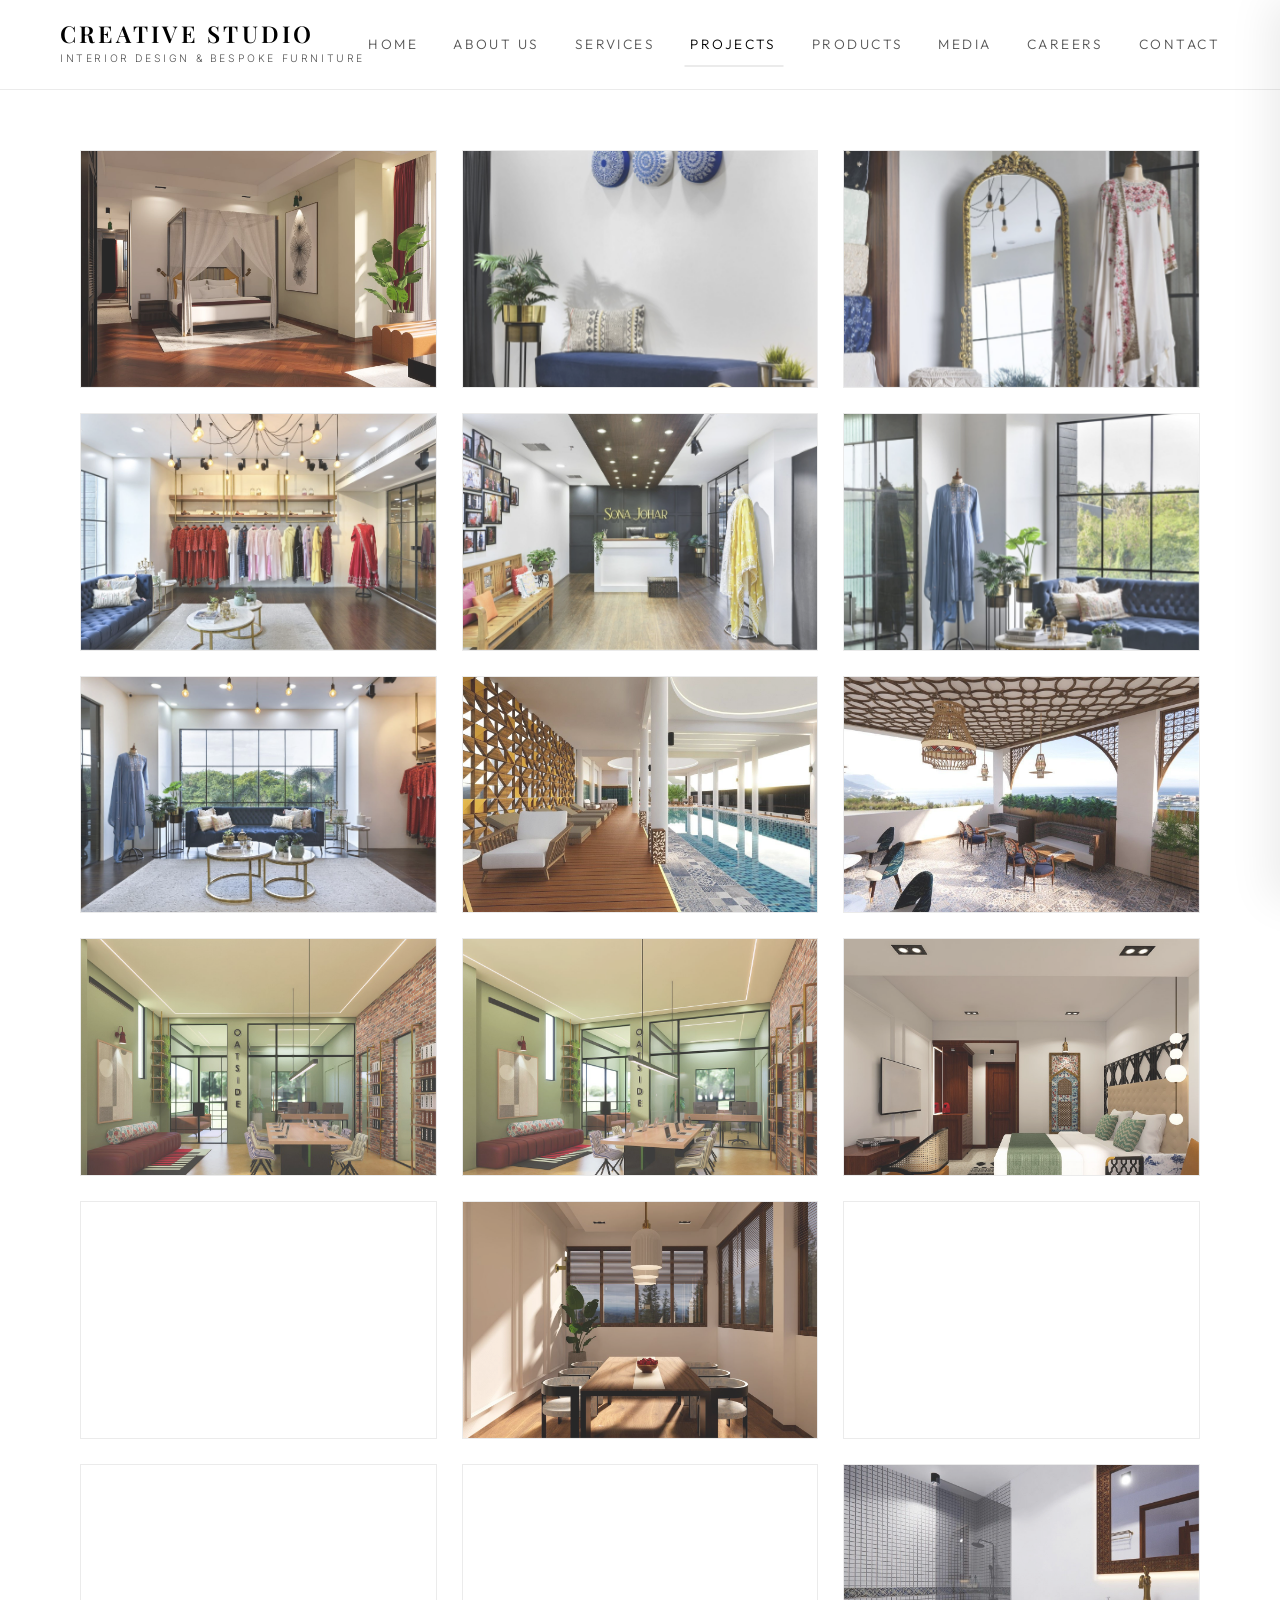
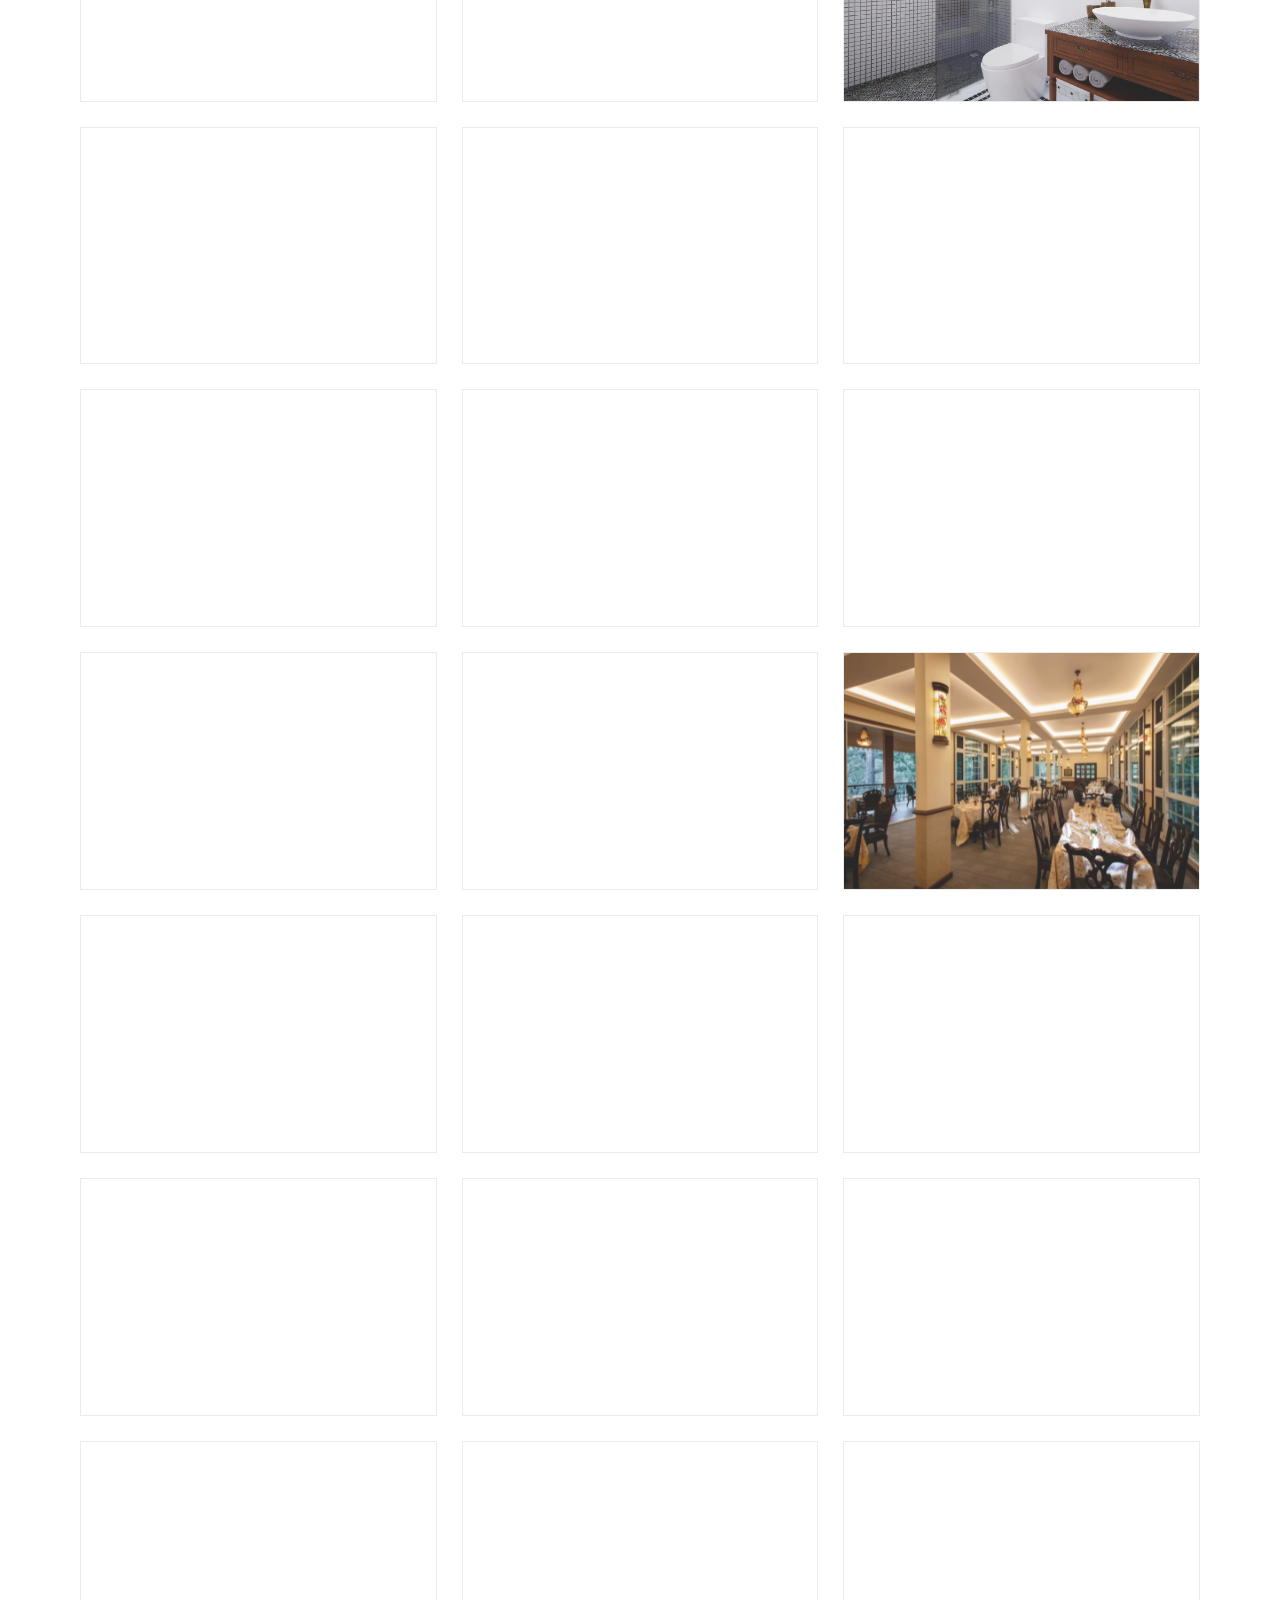
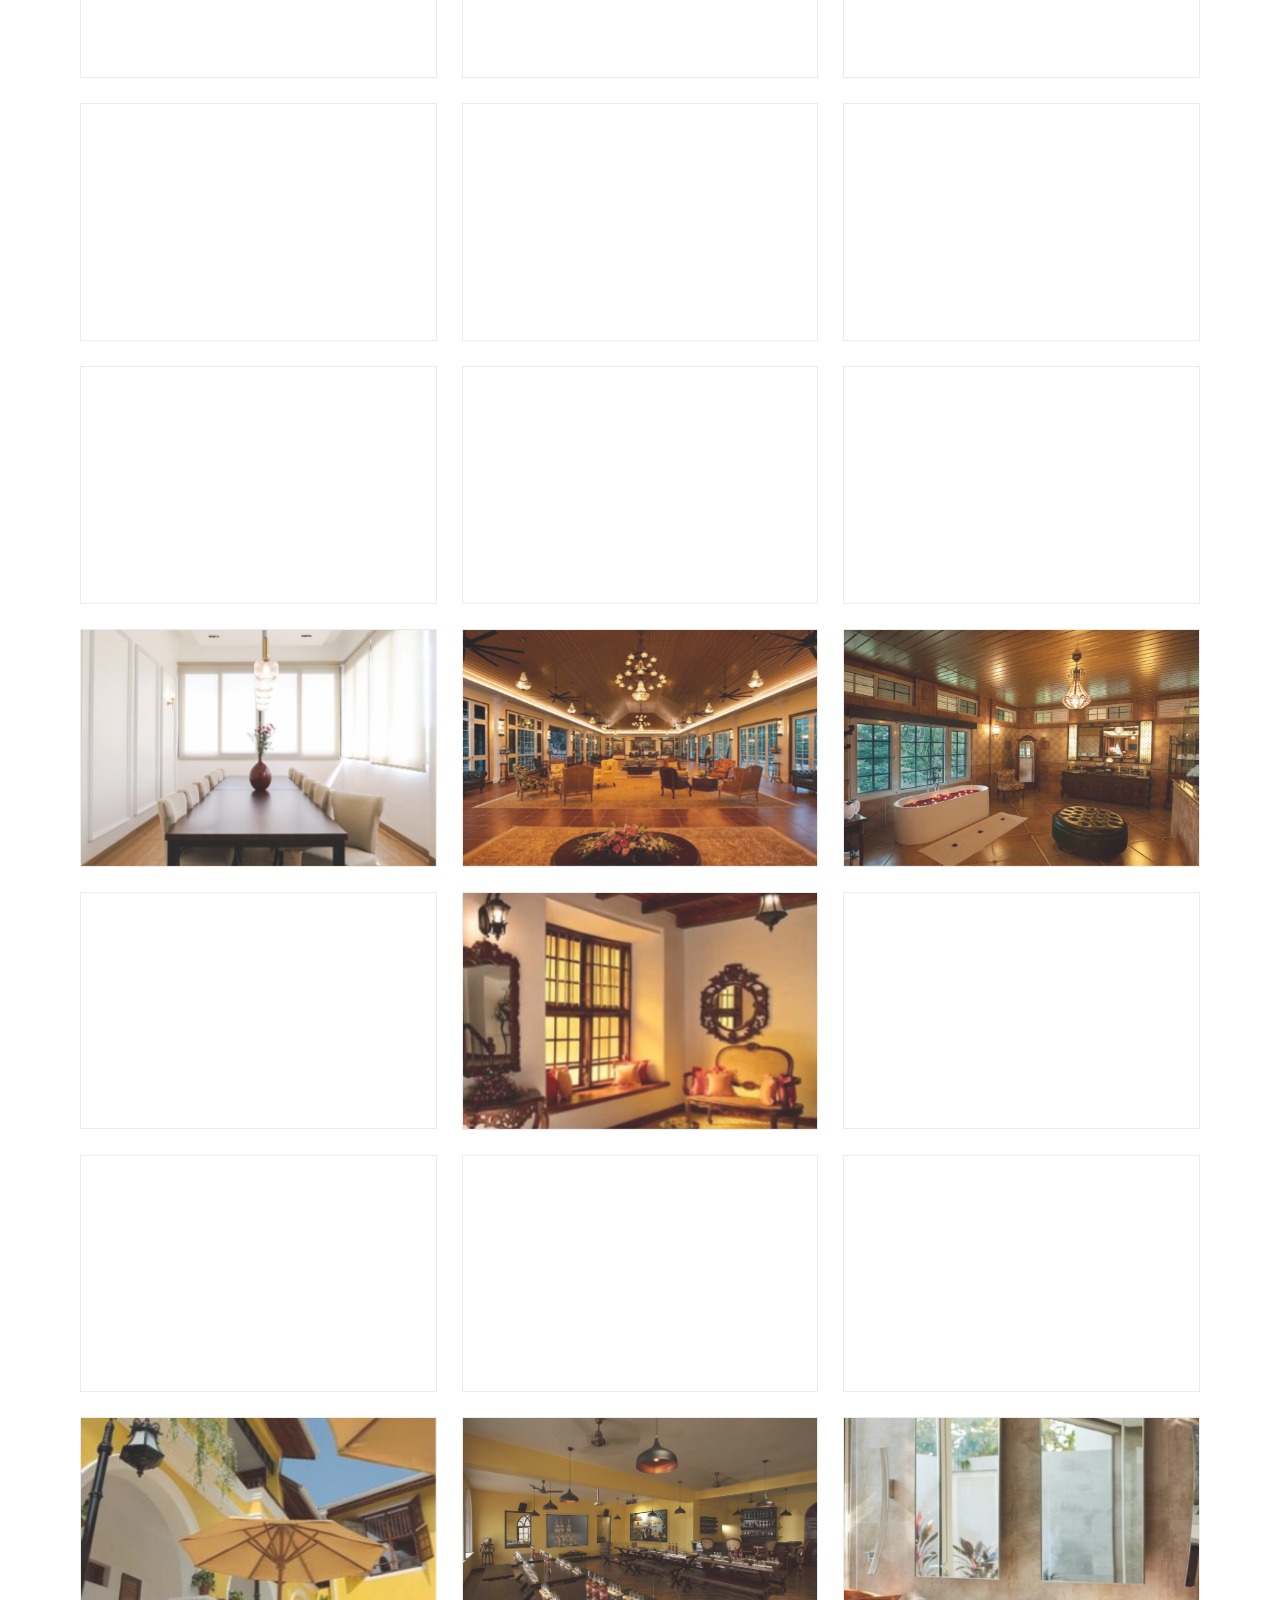
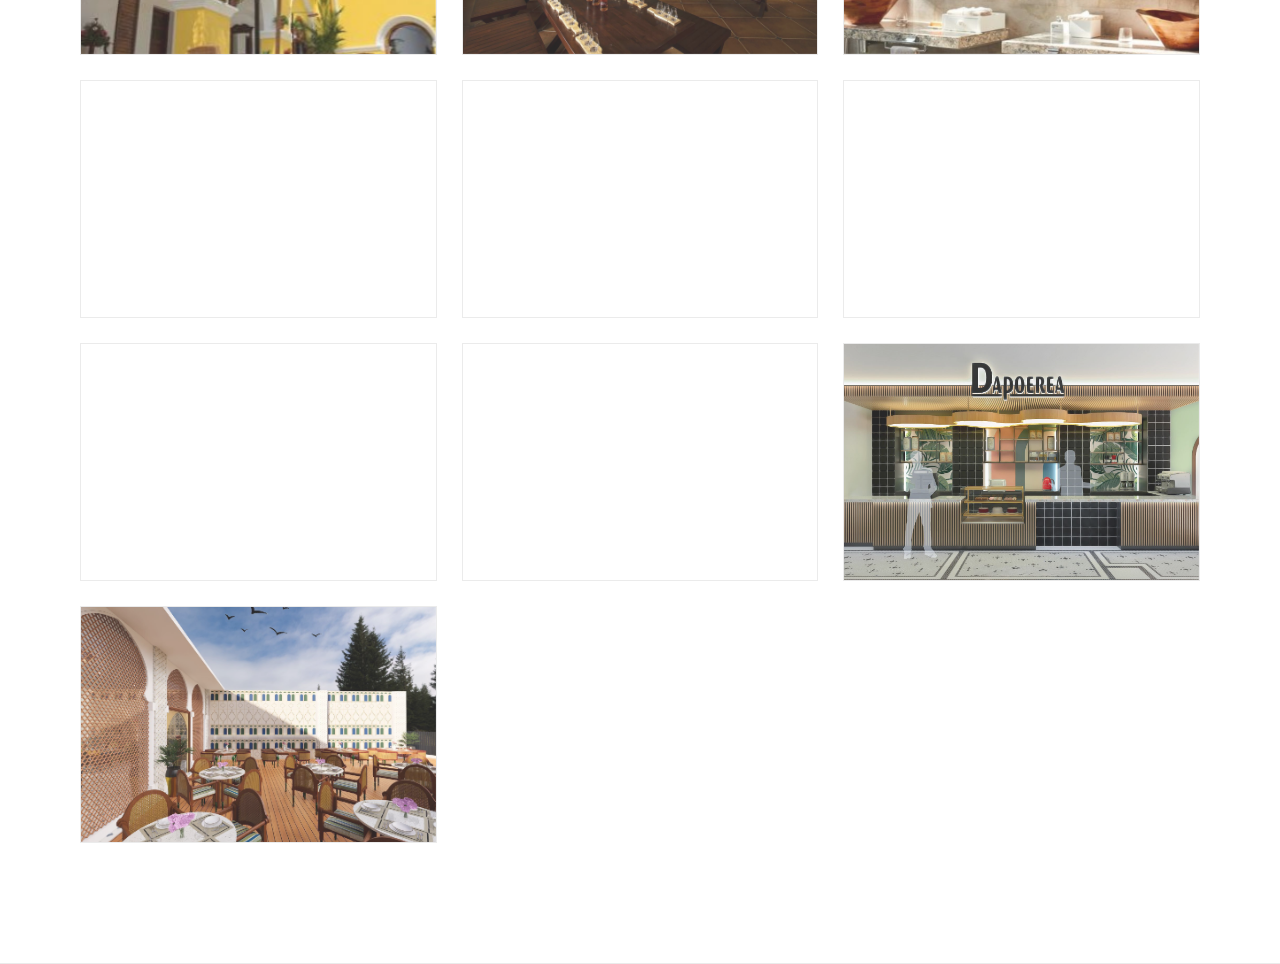
<file: projects/commercial.html>
<!DOCTYPE html>
<html lang="en">
<head>
  <meta charset="UTF-8">
  <meta name="viewport" content="width=device-width, initial-scale=1.0">
  <title>Commercial Projects — Creative Studio</title>
  <meta name="description" content="Explore exactly 12 of our most striking, minimalist commercial offices, showrooms, retail flagships, and institutional pavilions.">
  
  <link rel="stylesheet" href="../css/main.css">
</head>
<body>
  
  <div class="app-container">
    
    <!-- FIXED LEFT DESKTOP SIDEBAR NAVIGATION -->
    <nav class="sidebar">
      <div class="sidebar-logo">
        <a href="../index.html">
          <div class="studio-title">Creative Studio</div>
          <div class="studio-subtitle">Interior Design & Bespoke Furniture</div>
        </a>
      </div>
      
      <ul class="nav-menu">
        <li class="nav-item">
          <a href="../index.html" class="nav-link">Home</a>
        </li>
        <li class="nav-item">
          <a href="../about.html" class="nav-link">About Us</a>
        </li>
        <li class="nav-item">
          <a href="../services.html" class="nav-link">Services</a>
        </li>
        <li class="nav-item" id="nav-projects-parent">
          <a href="../projects.html" class="nav-link">Projects</a>
          <ul class="nav-dropdown">
            <li><a href="../projects/residential.html" class="dropdown-link">Residential</a></li>
            <li><a href="../projects/commercial.html" class="dropdown-link">Commercial</a></li>
          </ul>
        </li>
        <li class="nav-item">
          <a href="../products.html" class="nav-link">Products</a>
        </li>
        <li class="nav-item">
          <a href="../media.html" class="nav-link">Media</a>
        </li>
        <li class="nav-item">
          <a href="../careers.html" class="nav-link">Careers</a>
        </li>
        <li class="nav-item">
          <a href="../contact.html" class="nav-link">Contact</a>
        </li>
      </ul>
      
      <div class="sidebar-footer">
        <ul class="social-links">
          <li><a href="#" class="social-link" aria-label="Instagram">IG</a></li>
          <li><a href="#" class="social-link" aria-label="LinkedIn">LN</a></li>
          <li><a href="#" class="social-link" aria-label="Pinterest">PT</a></li>
        </ul>
        <div class="copyright">
          © 2026 Creative Studio.<br>All rights reserved.
        </div>
      </div>
    </nav>
    
    <!-- MOBILE HEADER & DRAWER -->
    <header class="mobile-header">
      <a href="../index.html" class="mobile-logo">
        <div class="studio-title">Creative Studio</div>
        <div class="studio-subtitle">Interior Design & Bespoke Furniture</div>
      </a>
      <div class="hamburger" aria-label="Toggle Navigation Menu" aria-expanded="false">
        <span class="hamburger-line"></span>
        <span class="hamburger-line"></span>
        <span class="hamburger-line"></span>
      </div>
    </header>
    
    <nav class="mobile-overlay">
      <div class="mobile-menu-header">
        <button class="mobile-menu-close" aria-label="Close Menu">
          <svg viewBox="0 0 24 24"><path d="M18 6L6 18M6 6l12 12"/></svg>
        </button>
        <span class="mobile-menu-title">MENU</span>
      </div>
      <ul class="mobile-nav-menu">
        <li><a href="../index.html" class="mobile-nav-link">Home</a></li>
        <li><a href="../about.html" class="mobile-nav-link">About Us</a></li>
        <li><a href="../services.html" class="mobile-nav-link">Services</a></li>
        <li><a href="../projects.html" class="mobile-nav-link">Projects</a></li>
        <li><a href="../products.html" class="mobile-nav-link">Products</a></li>
        <li><a href="../media.html" class="mobile-nav-link">Media</a></li>
        <li><a href="../careers.html" class="mobile-nav-link">Careers</a></li>
        <li><a href="../contact.html" class="mobile-nav-link">Contact</a></li>
      </ul>
    </nav>
    
    <!-- MAIN CONTENT AREA -->
    <main class="main-content">
      
      <section class="section">
        
        <!-- TARGET GALLERY CONTAINER FOR DYNAMIC JS INJECTION -->
        <div class="gallery-container">
          <div id="commercial-gallery" class="gallery-grid">
            <!-- Dynamic portfolio images automatically injected by gallery.js -->
          </div>
        </div>
        
      </section>
      
    </main>
    
  </div>

  <!-- Load global core logic and gallery compiler -->
  <script src="../js/main.js"></script>
  <script src="../js/gallery.js?v=1.0.1"></script>
</body>
</html>
</file>
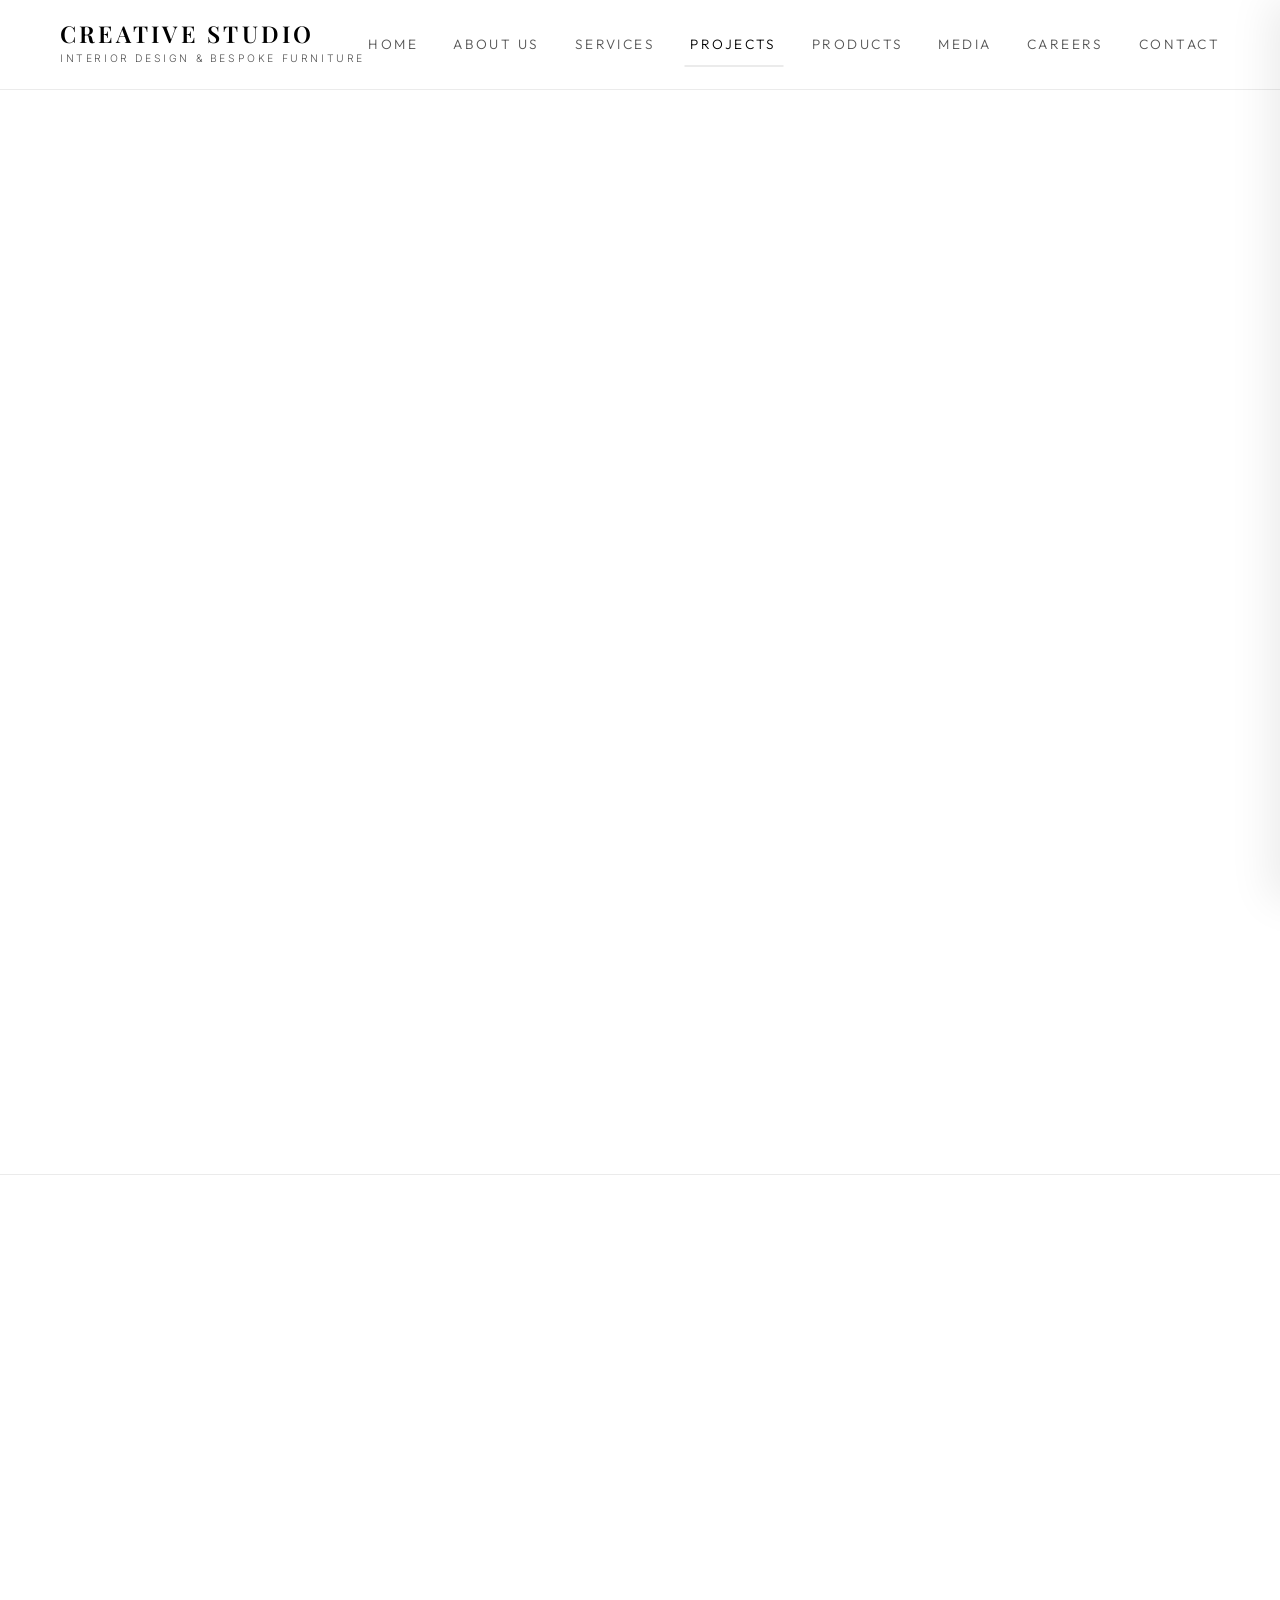
<file: projects/residential.html>
<!DOCTYPE html>
<html lang="en">
<head>
  <meta charset="UTF-8">
  <meta name="viewport" content="width=device-width, initial-scale=1.0">
  <title>Residential Projects — Creative Studio</title>
  <meta name="description" content="A premium gallery grid displaying exactly 12 of our most prestigious architectural homes, villas, and private estate designs.">
  
  <link rel="stylesheet" href="../css/main.css">
</head>
<body>
  
  <div class="app-container">
    
    <!-- FIXED LEFT DESKTOP SIDEBAR NAVIGATION -->
    <nav class="sidebar">
      <div class="sidebar-logo">
        <a href="../index.html">
          <div class="studio-title">Creative Studio</div>
          <div class="studio-subtitle">Interior Design & Bespoke Furniture</div>
        </a>
      </div>
      
      <ul class="nav-menu">
        <li class="nav-item">
          <a href="../index.html" class="nav-link">Home</a>
        </li>
        <li class="nav-item">
          <a href="../about.html" class="nav-link">About Us</a>
        </li>
        <li class="nav-item">
          <a href="../services.html" class="nav-link">Services</a>
        </li>
        <li class="nav-item" id="nav-projects-parent">
          <a href="../projects.html" class="nav-link">Projects</a>
          <ul class="nav-dropdown">
            <li><a href="../projects/residential.html" class="dropdown-link">Residential</a></li>
            <li><a href="../projects/commercial.html" class="dropdown-link">Commercial</a></li>
          </ul>
        </li>
        <li class="nav-item">
          <a href="../products.html" class="nav-link">Products</a>
        </li>
        <li class="nav-item">
          <a href="../media.html" class="nav-link">Media</a>
        </li>
        <li class="nav-item">
          <a href="../careers.html" class="nav-link">Careers</a>
        </li>
        <li class="nav-item">
          <a href="../contact.html" class="nav-link">Contact</a>
        </li>
      </ul>
      
      <div class="sidebar-footer">
        <ul class="social-links">
          <li><a href="#" class="social-link" aria-label="Instagram">IG</a></li>
          <li><a href="#" class="social-link" aria-label="LinkedIn">LN</a></li>
          <li><a href="#" class="social-link" aria-label="Pinterest">PT</a></li>
        </ul>
        <div class="copyright">
          © 2026 Creative Studio.<br>All rights reserved.
        </div>
      </div>
    </nav>
    
    <!-- MOBILE HEADER & DRAWER -->
    <header class="mobile-header">
      <a href="../index.html" class="mobile-logo">
        <div class="studio-title">Creative Studio</div>
        <div class="studio-subtitle">Interior Design & Bespoke Furniture</div>
      </a>
      <div class="hamburger" aria-label="Toggle Navigation Menu" aria-expanded="false">
        <span class="hamburger-line"></span>
        <span class="hamburger-line"></span>
        <span class="hamburger-line"></span>
      </div>
    </header>
    
    <nav class="mobile-overlay">
      <div class="mobile-menu-header">
        <button class="mobile-menu-close" aria-label="Close Menu">
          <svg viewBox="0 0 24 24"><path d="M18 6L6 18M6 6l12 12"/></svg>
        </button>
        <span class="mobile-menu-title">MENU</span>
      </div>
      <ul class="mobile-nav-menu">
        <li><a href="../index.html" class="mobile-nav-link">Home</a></li>
        <li><a href="../about.html" class="mobile-nav-link">About Us</a></li>
        <li><a href="../services.html" class="mobile-nav-link">Services</a></li>
        <li><a href="../projects.html" class="mobile-nav-link">Projects</a></li>
        <li><a href="../products.html" class="mobile-nav-link">Products</a></li>
        <li><a href="../media.html" class="mobile-nav-link">Media</a></li>
        <li><a href="../careers.html" class="mobile-nav-link">Careers</a></li>
        <li><a href="../contact.html" class="mobile-nav-link">Contact</a></li>
      </ul>
    </nav>
    
    <!-- MAIN CONTENT AREA -->
    <main class="main-content">
      <section class="section">
        
        <!-- TARGET GALLERY CONTAINER FOR DYNAMIC JS INJECTION -->
        <div class="gallery-container">
          <div id="residential-gallery" class="gallery-grid">
            <!-- Dynamic portfolio images automatically injected by gallery.js -->
          </div>
        </div>
        
      </section>
      
    </main>
    
  </div>

  <!-- Load global core logic and gallery compiler -->
  <script src="../js/main.js"></script>
  <script src="../js/gallery.js?v=1.0.1"></script>
</body>
</html>
</file>
<file: css/main.css>
/*
 * ==========================================
 * STUDIO CREATIVE: DESIGN SYSTEM & STYLESHEET
 * Premium Minimalist Architecture Aesthetic
 * ==========================================
 */

/* Import Google Fonts */
@import url('https://fonts.googleapis.com/css2?family=Inter:wght@200;300;400;500;600&family=Outfit:wght@100;200;300;400;500&family=Montserrat:wght@800;900&family=Playfair+Display:ital,wght@0,400..900;1,400..900&display=swap');

/* CSS Variables */
:root {
  --bg-dark: #ffffff; /* Pure White Main Canvas */
  --bg-dark-alt: #ffffff; /* Pure White Alternating Panels (no color variation) */
  --bg-dark-rgba: rgba(255, 255, 255, 0.88);
  --bg-dark-glass: rgba(255, 255, 255, 0.75);
  --text-light: #000000; /* Pure Black for high-contrast architectural typography */
  --text-muted: #555555; /* Sharp mid-grey for descriptions and subtitle elements */
  --text-dark: #ffffff; /* Light background fallback */
  --accent-gold: #000000; /* Solid Black accents for complete monochrome consistency */
  --accent-gold-rgb: 0, 0, 0;
  --border-color: rgba(0, 0, 0, 0.08); /* Clean, ultra-thin pure black wireframe borders */
  --border-hover: rgba(0, 0, 0, 0.2);
  --sidebar-width: 280px;
  --transition-smooth: all 0.6s cubic-bezier(0.16, 1, 0.3, 1);
  --transition-fast: all 0.3s ease;
  --font-heading: 'Outfit', sans-serif;
  --font-body: 'Inter', sans-serif;
}

/* Reset and Global Styles */
*, *::before, *::after {
  box-sizing: border-box;
  margin: 0;
  padding: 0;
}

html {
  scroll-behavior: smooth;
  height: -webkit-fill-available;
}

body {
  background-color: var(--bg-dark);
  color: var(--text-light);
  font-family: var(--font-body);
  font-weight: 300;
  line-height: 1.6;
  overflow-x: hidden;
  -webkit-font-smoothing: antialiased;
  -moz-osx-font-smoothing: grayscale;
  min-height: 100vh;
  min-height: -webkit-fill-available;
}

/* Scrollbar Customization */
::-webkit-scrollbar {
  width: 6px;
  height: 6px;
}

::-webkit-scrollbar-track {
  background: var(--bg-dark);
}

::-webkit-scrollbar-thumb {
  background: rgba(255, 255, 255, 0.1);
  border-radius: 3px;
}

::-webkit-scrollbar-thumb:hover {
  background: var(--accent-gold);
}

/* Typography Selection */
h1, h2, h3, h4, h5, h6 {
  font-family: var(--font-heading);
  font-weight: 200;
  letter-spacing: 0.12em;
  text-transform: uppercase;
  color: var(--text-light);
  line-height: 1.2;
}

a {
  color: inherit;
  text-decoration: none;
  transition: var(--transition-fast);
}

/* General Layout Structure */
.app-container {
  display: flex;
  min-height: 100vh;
  position: relative;
}

/* PREMIUM FIXED TOP NAV HEADER */
.sidebar {
  width: 100%;
  height: 90px;
  position: fixed;
  top: 0;
  left: 0;
  background-color: var(--bg-dark);
  border-bottom: 1px solid var(--border-color);
  border-right: none;
  padding: 0 60px;
  display: flex;
  flex-direction: row;
  justify-content: space-between;
  align-items: center;
  z-index: 1000;
  overflow: visible; /* Allow dropdowns to float out */
  transition: var(--transition-smooth);
}

/* Logo & Branding */
.sidebar-logo {
  display: flex;
  flex-direction: column;
  align-items: flex-start;
  margin-bottom: 0;
}

.sidebar-logo img {
  max-width: 100%;
  height: auto;
  max-height: 55px;
  object-fit: contain;
  margin-bottom: 0;
  filter: brightness(1) contrast(1.1);
}

.sidebar-logo .studio-title {
  font-family: 'Playfair Display', serif;
  font-weight: 600; /* Sophisticated serif weight */
  font-size: 1.45rem; /* Increased size for serif elegance */
  letter-spacing: 0.14em; /* Increased spacing for premium visual balance */
  text-transform: uppercase;
  color: var(--text-light);
  line-height: 1.1;
  white-space: nowrap; /* Force brand title on a single line */
  transition: var(--transition-fast);
}

.sidebar-logo .studio-subtitle {
  font-size: 0.65rem;
  letter-spacing: 0.25em;
  color: var(--text-muted);
  text-transform: uppercase;
  margin-top: 4px;
  transition: var(--transition-fast);
}

/* Navigation Links */
.nav-menu {
  display: flex;
  flex-direction: row;
  gap: 35px;
  list-style: none;
}

.nav-item {
  position: relative;
}

.nav-link {
  font-family: var(--font-heading);
  font-weight: 300;
  font-size: 0.85rem;
  letter-spacing: 0.18em;
  text-transform: uppercase;
  padding: 10px 0;
  display: inline-block;
  color: var(--text-muted);
  position: relative;
  transition: var(--transition-fast);
}

.nav-link:hover, .nav-item.active .nav-link {
  color: var(--text-light);
}

/* Dropdown layout for Projects */
.nav-dropdown {
  position: absolute;
  top: 100%;
  left: 50%;
  transform: translateX(-50%);
  background-color: var(--bg-dark);
  border: 1px solid var(--border-color);
  padding: 0;
  max-height: 0;
  overflow: hidden;
  display: flex;
  flex-direction: column;
  gap: 12px;
  list-style: none;
  z-index: 1100;
  transition: var(--transition-smooth);
  margin-top: 0;
  box-shadow: 0 10px 30px rgba(0,0,0,0.05);
}

.nav-item:hover .nav-dropdown {
  max-height: 150px;
  padding: 20px;
}

.dropdown-link {
  font-family: var(--font-heading);
  font-size: 0.75rem;
  letter-spacing: 0.15em;
  text-transform: uppercase;
  color: var(--text-muted);
  padding: 4px 0;
  display: block;
  white-space: nowrap;
}

.dropdown-link:hover, .dropdown-link.active {
  color: var(--accent-gold);
}

/* Sidebar Footer (hidden on desktop top header) */
.sidebar-footer {
  display: none;
}

/* MAIN CONTENT CONTAINER */
.main-content {
  flex: 1;
  margin-left: 0;
  padding-top: 90px; /* Offset for the top fixed header */
  min-height: 100vh;
  position: relative;
  display: flex;
  flex-direction: column;
}

/* SPECIFIC STYLING WHEN ON HOME PAGE (Overlaid transparent menu) */
body.home-page .sidebar {
  background-color: #ffffff;
  border-bottom: 1px solid var(--border-color);
}

body.home-page .main-content {
  padding-top: 90px; /* Offset to start slideshow exactly below the 90px desktop header */
}

/* MOBILE HEADER & NAVIGATION */
.mobile-header {
  display: none;
  position: fixed;
  top: 0;
  left: 0;
  width: 100%;
  height: 75px;
  background-color: var(--bg-dark-glass);
  -webkit-backdrop-filter: blur(20px);
  backdrop-filter: blur(20px);
  border-bottom: 1px solid var(--border-color);
  padding: 0 24px;
  justify-content: space-between;
  align-items: center;
  z-index: 1000;
}

.mobile-logo {
  display: flex;
  flex-direction: column;
  align-items: flex-start;
  gap: 2px;
}

.mobile-logo img {
  height: 35px;
  width: auto;
  filter: brightness(1) contrast(1.1);
}

.mobile-logo .studio-title {
  font-family: 'Playfair Display', serif;
  font-weight: 600;
  font-size: 1.4rem; /* Increased size for premium brand presence */
  letter-spacing: 0.14em; /* Premium letter-spacing */
  text-transform: uppercase;
  line-height: 1.1;
  white-space: nowrap;
}

.mobile-logo .studio-subtitle {
  font-size: 0.6rem;
  letter-spacing: 0.22em;
  color: var(--text-muted);
  text-transform: uppercase;
  margin-top: 2px;
  white-space: nowrap;
}

/* Hamburger Trigger */
.hamburger {
  width: 28px;
  height: 16px;
  position: relative;
  cursor: pointer;
  z-index: 1100;
  display: flex;
  flex-direction: column;
  justify-content: space-between;
}

.hamburger-line {
  width: 100%;
  height: 1px;
  background-color: var(--text-light);
  transition: var(--transition-fast);
}

.hamburger.open .hamburger-line:nth-child(1) {
  transform: translateY(7px) rotate(45deg);
}

.hamburger.open .hamburger-line:nth-child(2) {
  opacity: 0;
}

.hamburger.open .hamburger-line:nth-child(3) {
  transform: translateY(-8px) rotate(-45deg);
}

/* Premium Mobile Overlay Drawer */
.mobile-overlay {
  position: fixed;
  top: 0;
  right: 0;
  left: auto;
  width: 260px; /* Reduced width as requested */
  max-width: 75vw; /* Reduced max-width as requested */
  height: 100vh;
  height: 100dvh;
  background-color: #ffffff;
  z-index: 1050;
  transform: translateX(100%);
  transition: transform 0.5s cubic-bezier(0.16, 1, 0.3, 1);
  display: flex;
  flex-direction: column;
  box-shadow: -10px 0 40px rgba(0, 0, 0, 0.08);
}

.mobile-overlay.open {
  transform: translateX(0);
}

.mobile-menu-header {
  display: flex;
  align-items: center;
  justify-content: space-between;
  height: 75px;
  padding: 0 24px;
  border-bottom: 1px solid var(--border-color);
  width: 100%;
}

.mobile-menu-title {
  font-family: var(--font-heading);
  font-size: 0.85rem;
  letter-spacing: 0.2em;
  text-transform: uppercase;
  color: var(--text-muted);
  font-weight: 300;
  margin-right: auto;
  margin-left: 20px;
}

.mobile-menu-close {
  background: transparent;
  border: none;
  cursor: pointer;
  color: var(--text-light);
  display: flex;
  align-items: center;
  justify-content: center;
  padding: 8px;
  outline: none;
}

.mobile-menu-close svg {
  width: 24px;
  height: 24px;
  stroke: currentColor;
  stroke-width: 1px;
  fill: none;
}

/* Mobile Nav Menu list spacing */
.mobile-nav-menu {
  list-style: none;
  text-align: left; /* Align text to the left as requested */
  display: flex;
  flex-direction: column;
  align-items: flex-start; /* Align list items to the left as requested */
  gap: 25px;
  width: 100%;
  padding: 40px 35px; /* Added breathing room for left-aligned content */
  overflow-y: auto;
}

.mobile-nav-link {
  font-family: var(--font-heading);
  font-size: 1.1rem;
  font-weight: 300;
  letter-spacing: 0.15em;
  text-transform: uppercase;
  color: var(--text-muted);
  display: inline-block;
  padding: 6px 0;
  transition: var(--transition-fast);
}

.mobile-nav-link:hover, .mobile-nav-link.active {
  color: var(--text-light);
}

/* Backdrop Tint for drawer background */
.mobile-backdrop {
  position: fixed;
  top: 0;
  left: 0;
  width: 100vw;
  height: 100vh;
  height: 100dvh;
  background-color: rgba(0, 0, 0, 0.25);
  z-index: 1040;
  opacity: 0;
  pointer-events: none;
  transition: opacity 0.5s ease;
}

.mobile-backdrop.open {
  opacity: 1;
  pointer-events: auto;
}

/* HERO SLIDING CAROUSEL (Home Page) */
.hero-slider-container {
  width: 100%;
  height: calc(100vh - 182px); /* Fills the entire space between the 90px header and 92px footer */
  position: relative;
  overflow: hidden;
  background-color: #ffffff;
}

.home-footer {
  background: #ffffff;
  border-top: 1px solid var(--border-color);
  width: 100%;
  z-index: 1000;
  position: fixed;
  bottom: 0;
  left: 0;
  height: 92px; /* Strict 92px height as requested */
}

.hero-slider-track {
  display: flex;
  width: 600%; /* 6 slides (overridden dynamically by JS to 800% for infinite loops) */
  height: 100%;
  transition: transform 1.4s cubic-bezier(0.25, 1, 0.2, 1);
  will-change: transform;
}

.hero-slide {
  width: 16.6666%; /* 100% / 6 */
  height: 100%;
  flex-shrink: 0;
  position: relative;
}

.hero-slide img {
  width: 100%;
  height: 100%;
  object-fit: cover;
  display: block;
}

.hero-overlay {
  position: absolute;
  top: 0;
  left: 0;
  width: 100%;
  height: 100%;
  background: radial-gradient(circle at center, rgba(10, 10, 10, 0.2) 0%, rgba(10, 10, 10, 0.6) 100%);
  z-index: 3;
  pointer-events: none; /* Let arrows receive clicks */
}

/* CAROUSEL CONTROLS (Borderless & Circle-free) */
.slide-arrow {
  position: absolute;
  top: 50%;
  transform: translateY(-50%);
  background: transparent;
  border: none;
  color: rgba(255, 255, 255, 0.6); /* Muted white arrow resting state */
  display: flex;
  align-items: center;
  justify-content: center;
  cursor: pointer;
  z-index: 10;
  opacity: 0.25; /* Translucent / transparent by default */
  transition: transform 0.3s cubic-bezier(0.16, 1, 0.3, 1), color 0.3s ease, opacity 0.3s ease;
  outline: none;
}

.slide-arrow svg {
  width: 42px; /* Increased size for visual elegance and target area */
  height: 42px;
  fill: currentColor;
}

.slide-arrow:hover {
  color: #ffffff; /* Solid white on hover */
  opacity: 1; /* Fully visible on hover */
  transform: translateY(-50%) scale(1.15); /* Sleek micro-animation zoom */
}

.prev-arrow {
  left: 40px;
}

.next-arrow {
  right: 40px;
}

@media screen and (max-width: 768px) {
  .slide-arrow {
    width: 46px;
    height: 46px;
  }
  .prev-arrow {
    left: 20px;
  }
  .next-arrow {
    right: 20px;
  }
}

/* Overlay Elements / Glassmorphic Panel on Home */
.hero-content {
  position: absolute;
  left: 10%;
  top: 50%;
  transform: translateY(-50%);
  z-index: 10;
  max-width: 480px; /* Reduced from 600px for a more compact and elegant profile */
  width: 80%;
}

.glass-card {
  background-color: var(--bg-dark-glass);
  -webkit-backdrop-filter: blur(25px);
  backdrop-filter: blur(25px);
  border: 1px solid var(--border-color);
  padding: 40px 35px; /* Reduced from 600px to maintain tighter geometric bounds */
  border-radius: 2px;
  box-shadow: 0 30px 70px rgba(0, 0, 0, 0.2);
  position: relative;
  overflow: hidden;
}

/* Subtle Wireframe Corners */
.glass-card::before, .glass-card::after {
  content: '';
  position: absolute;
  width: 10px;
  height: 10px;
  border: 1px solid var(--accent-gold);
}

.glass-card::before {
  top: 12px;
  left: 12px;
  border-right: none;
  border-bottom: none;
}

.glass-card::after {
  bottom: 12px;
  right: 12px;
  border-left: none;
  border-top: none;
}

/* Text inside Glass Card */
.studio-hero-title {
  font-family: var(--font-heading); /* Back to the elegant thin Outfit font */
  font-weight: 100; /* Reverted to ultra-thin weight for a clean architectural line */
  font-size: 2.1rem; /* Maintains the beautifully compact card scale */
  letter-spacing: 0.18em;
  margin-bottom: 18px;
  line-height: 1.15;
}

.studio-hero-title span {
  font-weight: 300; /* Reverted to a light-geometric weight for soft contrast */
  color: var(--text-light);
}

.tagline {
  font-size: 0.85rem; /* Scaled down from 0.95rem */
  color: var(--text-muted);
  line-height: 1.7;
  margin-bottom: 25px;
  letter-spacing: 0.05em;
}

.btn-minimal {
  font-family: var(--font-heading);
  font-size: 0.75rem; /* Tighter typography scale */
  letter-spacing: 0.2em;
  text-transform: uppercase;
  color: var(--text-light);
  border: 1px solid var(--border-color);
  padding: 11px 22px; /* Tighter button padding */
  display: inline-block;
  background: transparent;
  cursor: pointer;
  position: relative;
  z-index: 1;
  overflow: hidden;
  transition: var(--transition-fast);
}

.btn-minimal::before {
  content: '';
  position: absolute;
  top: 0;
  left: -100%;
  width: 100%;
  height: 100%;
  background-color: var(--text-light);
  z-index: -1;
  transition: var(--transition-smooth);
}

.btn-minimal:hover {
  color: var(--bg-dark);
  border-color: var(--text-light);
}

.btn-minimal:hover::before {
  left: 0;
}

/* SECTION GLOBAL CONTAINER */
.section {
  padding: 60px 80px 120px 80px; /* Top padding cut in half (from 120px to 60px) to reduce blank space above content */
  display: flex;
  flex-direction: column;
  border-bottom: 1px solid var(--border-color);
  position: relative;
  background-color: var(--bg-dark);
}

.section-alt {
  background-color: var(--bg-dark-alt);
}

.section-header {
  margin-bottom: 45px; /* Tightened from 70px to pull grid contents closer and eliminate large gaps */
  max-width: 650px;
}

.section-subtitle {
  font-size: 0.75rem;
  color: var(--accent-gold);
  letter-spacing: 0.25em;
  text-transform: uppercase;
  margin-bottom: 15px;
  display: block;
  font-weight: 500;
}

.section-title {
  font-size: 2.2rem;
  font-weight: 200;
  margin-bottom: 25px;
  position: relative;
}

.section-desc {
  font-size: 1rem;
  color: var(--text-muted);
  line-height: 1.8;
}

/* EDITORIAL GRID / COLUMN STRUCTURES */
.editorial-grid {
  display: grid;
  grid-template-columns: 1fr 1fr;
  gap: 80px;
  align-items: flex-start; /* Align top of text perfectly with top of image to eliminate top-left blank gaps */
}

.editorial-text {
  display: flex;
  flex-direction: column;
  gap: 24px; /* Tightened from 30px for a more cohesive, architectural readability profile */
}

.editorial-img-wrapper {
  position: relative;
  border: 1px solid var(--border-color);
  padding: 20px;
  aspect-ratio: 4/5;
  background-color: var(--bg-dark-alt);
}

.editorial-img {
  width: 100%;
  height: 100%;
  object-fit: cover;
  opacity: 0.85;
}

/* Manifesto Styling */
.manifesto-lead {
  font-size: 1.4rem;
  font-weight: 200;
  line-height: 1.6;
  color: var(--text-light);
  border-left: 2px solid var(--accent-gold);
  padding-left: 24px;
}

/* Team Grid (About Page) */
.team-section {
  margin-top: 80px;
}

.team-grid {
  display: grid;
  grid-template-columns: repeat(3, 1fr);
  gap: 40px;
}

.our-team-container {
  display: flex;
  flex-direction: column;
  gap: 80px;
  max-width: 900px;
  margin: 0 auto;
}

.team-member-row {
  display: flex;
  align-items: center;
  gap: 80px;
}

.team-member-row.row-reverse {
  flex-direction: row-reverse;
}

.team-member-img-col {
  flex: 0 0 300px;
  width: 300px;
}

.team-member-img-col .team-img-placeholder {
  border-radius: 32px;
}

.team-member-content-col {
  flex: 1;
}

.team-member-content-col .team-bio {
  font-size: 1.05rem;
  line-height: 1.75;
}

.team-card {
  border: 1px solid var(--border-color);
  background-color: var(--bg-dark-alt);
  padding: 24px;
  position: relative;
  transition: var(--transition-smooth);
}

.team-card:hover {
  border-color: var(--accent-gold);
}

.team-img-placeholder {
  width: 100%;
  background-color: rgba(18, 18, 18, 0.02);
  border: 1px solid var(--border-color);
  margin-bottom: 20px;
  overflow: hidden;
  display: flex;
  align-items: center;
  justify-content: center;
}

.team-img-placeholder img {
  width: 100%;
  height: auto;
  display: block;
  object-fit: contain;
  will-change: transform;
  transition: var(--transition-smooth);
}

.team-card:hover .team-img-placeholder img {
  transform: scale(1.05); /* Smooth, premium visual hover zoom */
}

.team-name {
  font-size: 1rem;
  font-weight: 300;
  letter-spacing: 0.08em;
  margin-bottom: 6px;
}

.team-role {
  font-size: 0.75rem;
  color: var(--accent-gold);
  letter-spacing: 0.1em;
  text-transform: uppercase;
  margin-bottom: 12px;
}

.team-bio {
  font-size: 0.8rem;
  color: var(--text-muted);
  line-height: 1.6;
}

/* SERVICES TILES GRID (Services Page) */
.services-grid {
  display: grid;
  grid-template-columns: repeat(3, 1fr);
  gap: 30px;
}

.service-card {
  border: 1px solid var(--border-color);
  padding: 40px 30px;
  background-color: var(--bg-dark-alt);
  transition: var(--transition-smooth);
  display: flex;
  flex-direction: column;
  justify-content: space-between;
  min-height: 320px;
  position: relative;
  overflow: hidden;
  z-index: 1;
}

/* Elevate all content layers above the background image */
.service-card > * {
  position: relative;
  z-index: 3;
}

/* Background Wrapper */
.service-card .service-card-bg-wrap {
  position: absolute;
  top: 0;
  left: 0;
  width: 100%;
  height: 100%;
  z-index: 1; /* Sits above the white card bg, below content */
  opacity: 0;
  overflow: hidden;
  pointer-events: none; /* Do not interfere with mouse events */
  transition: opacity 0.8s cubic-bezier(0.16, 1, 0.3, 1);
}

/* B&W background image with smooth GPU scaling */
.service-card-bg-img {
  width: 100%;
  height: 100%;
  object-fit: cover;
  filter: grayscale(100%) contrast(1.1); /* Force absolute high-contrast B&W */
  transform: scale(1.08) translate3d(0,0,0);
  will-change: transform;
  transition: transform 1.2s cubic-bezier(0.16, 1, 0.3, 1);
}

.service-card::after {
  content: '';
  position: absolute;
  top: 0;
  left: 0;
  width: 0;
  height: 2px;
  background-color: var(--accent-gold);
  transition: var(--transition-smooth);
  z-index: 4; /* Keep the top border line on the absolute top layer */
}

.service-card:hover {
  border-color: var(--border-hover);
  transform: translateY(-5px);
  box-shadow: 0 15px 30px rgba(18, 18, 18, 0.05);
}

.service-card:hover::after {
  width: 100%;
}

.service-card:hover .service-card-bg-wrap {
  opacity: 0.11; /* Exquisite, subtle background reveal (11% opacity for clean black text legibility) */
}

.service-card:hover .service-card-bg-img {
  transform: scale(1.03) translate3d(0,0,0);
}

.service-num {
  font-family: var(--font-heading);
  font-size: 2.4rem; /* Slightly larger scale */
  font-weight: 300; /* Bolder, structured geometric profile */
  color: rgba(0, 0, 0, 0.45); /* Significantly darker for bold, high-contrast visibility */
  transition: var(--transition-smooth);
}

.service-card:hover .service-num {
  color: rgba(var(--accent-gold-rgb), 0.15);
}

.service-card-title {
  font-size: 1.15rem;
  font-weight: 300;
  margin: 20px 0 12px 0;
}

.service-card-desc {
  font-size: 0.85rem;
  color: var(--text-muted);
  line-height: 1.7;
}

/* PORTFOLIO & PROJECTS GALLERY (Residential & Commercial) */
.gallery-container {
  display: flex;
  flex-direction: column;
  gap: 30px;
}

.gallery-grid {
  display: grid;
  grid-template-columns: repeat(3, 1fr);
  gap: 25px;
  content-visibility: auto; /* Browser containment optimization */
  contain-intrinsic-size: 1000px;
}

.gallery-item {
  position: relative;
  aspect-ratio: 3/2;
  overflow: hidden;
  border: 1px solid var(--border-color);
  background-color: var(--bg-dark-alt);
  cursor: pointer;
  transform: translate3d(0, 0, 0); /* Force GPU composite layer creation */
}

/* Custom taller and larger frame sizes for Products catalog */
.product-grid .gallery-item {
  aspect-ratio: 4/5; /* Imposing vertical aspect ratio for large product visual focus */
}

/* Subtle clean watermark on products images (Centered at the bottom edge) */
.gallery-item-watermark {
  position: absolute;
  bottom: 8px; /* Positioned right at the bottom edge */
  left: 50%;
  transform: translateX(-50%);
  font-family: var(--font-heading);
  font-size: 0.72rem; /* Softened size for edge alignment */
  letter-spacing: 0.35em; /* Premium wide letter-spacing */
  color: rgba(255, 255, 255, 0.6); /* Elegant translucent white */
  text-shadow: 0 1px 3px rgba(0, 0, 0, 0.4); /* Clean drop shadow for legibility on light images */
  pointer-events: none;
  z-index: 4;
  text-transform: uppercase;
  font-weight: 600;
  white-space: nowrap;
  transition: opacity 0.5s ease, color 0.5s ease;
}

.gallery-item:hover .gallery-item-watermark {
  color: rgba(255, 255, 255, 0.9);
}

/* Lightbox overlay watermark (Centered at the bottom edge and resized) */
.lightbox-watermark {
  position: absolute;
  bottom: 10px; /* Positioned right at the bottom edge of the image view */
  left: 50%;
  transform: translateX(-50%);
  font-family: var(--font-heading);
  font-size: 0.85rem; /* Reduced size as requested for subtle visual balance */
  letter-spacing: 0.42em; /* Spaced out visual balance */
  color: rgba(255, 255, 255, 0.75); /* Elegant translucent white */
  text-shadow: 0 1px 4px rgba(0, 0, 0, 0.5); /* Clean drop shadow for legibility on light images */
  pointer-events: none;
  z-index: 2050; /* Sits directly above the image, below close button */
  text-transform: uppercase;
  font-weight: 600;
  white-space: nowrap;
  display: none; /* Controlled dynamically by JS (only shown on products) */
}

.gallery-item img {
  width: 100%;
  height: 100%;
  object-fit: cover;
  display: block;
  opacity: 0.85; /* Hardware-accelerated light-blend alternative to filters */
  will-change: transform; /* Force GPU cache loading for massive image textures */
  transition: transform 1.2s cubic-bezier(0.16, 1, 0.3, 1), opacity 0.6s ease;
}

.gallery-item:hover img {
  transform: scale(1.03); /* Subtle, smooth scale to avoid heavy GPU repaints */
  opacity: 1;
}

.gallery-overlay {
  position: absolute;
  top: 0;
  left: 0;
  width: 100%;
  height: 100%;
  background: linear-gradient(to top, rgba(10, 10, 10, 0.9) 0%, rgba(10, 10, 10, 0.2) 60%, transparent 100%);
  opacity: 0;
  transition: var(--transition-smooth);
  display: flex;
  flex-direction: column;
  justify-content: flex-end;
  padding: 30px;
  z-index: 5;
}

.gallery-item:hover .gallery-overlay {
  opacity: 1;
}

.gallery-project-num {
  font-family: var(--font-heading);
  font-size: 0.75rem;
  letter-spacing: 0.2em;
  color: var(--accent-gold);
  margin-bottom: 6px;
}

.gallery-project-title {
  font-size: 1.1rem;
  font-weight: 300;
  letter-spacing: 0.08em;
  color: var(--text-light);
}

.gallery-project-loc {
  font-size: 0.7rem;
  color: var(--text-muted);
  letter-spacing: 0.05em;
  margin-top: 4px;
}

/* PORTFOLIO SPLIT HERO (Projects Landing Page) */
.projects-split {
  display: flex;
  height: calc(100vh - 90px); /* Fit exactly in remaining vertical space below top nav header */
  width: 100%;
  overflow: hidden;
}

.split-pane {
  flex: 1;
  position: relative;
  overflow: hidden;
  display: flex;
  align-items: center;
  justify-content: center;
  cursor: pointer;
  transition: flex 0.8s cubic-bezier(0.16, 1, 0.3, 1);
}

.split-pane-bg {
  position: absolute;
  top: 0;
  left: 0;
  width: 100%;
  height: 100%;
  background-size: cover;
  background-position: center;
  filter: grayscale(40%) brightness(0.6); /* Increased brightness from 0.4 to 0.6 to reduce the black tint */
  transition: transform 1.2s cubic-bezier(0.16, 1, 0.3, 1), filter 0.8s ease;
}

.split-pane:hover {
  flex: 1.4;
}

.split-pane:hover .split-pane-bg {
  transform: scale(1.04);
  filter: grayscale(0%) brightness(0.85); /* Increased hover brightness from 0.65 to 0.85 for vivid image visibility */
}

.split-content {
  position: relative;
  z-index: 10;
  text-align: center;
  pointer-events: none;
  padding: 30px;
  color: #ffffff; /* Force pure white text globally inside the split panes */
}

.split-title {
  font-size: 2rem;
  font-weight: 200;
  margin-bottom: 22px; /* Perfect visual spacing to separate title and button cleanly */
  letter-spacing: 0.2em;
  color: #ffffff; /* Force pure white title text */
}

.split-desc {
  font-size: 0.8rem;
  color: rgba(255, 255, 255, 0.7); /* Force highly visible light-grey/white description copy */
  letter-spacing: 0.15em;
  text-transform: uppercase;
  margin-bottom: 24px;
}

.split-btn {
  font-family: var(--font-heading);
  font-size: 0.7rem;
  letter-spacing: 0.25em;
  text-transform: uppercase;
  color: #ffffff; /* Force pure white button text */
  border-bottom: 1px solid rgba(255, 255, 255, 0.5); /* Crisp white wireframe border underline */
  padding-bottom: 6px;
  display: inline-block;
  transition: var(--transition-fast);
}

.split-pane:hover .split-btn {
  color: #ffffff;
  border-bottom-color: #ffffff;
  letter-spacing: 0.3em;
}

/* PRODUCTS CATALOG */
.products-grid {
  display: grid;
  grid-template-columns: repeat(4, 1fr);
  gap: 24px;
}

.product-card {
  border: 1px solid var(--border-color);
  background-color: var(--bg-dark-alt);
  display: flex;
  flex-direction: column;
  transition: var(--transition-smooth);
  cursor: pointer;
}

.product-card:hover {
  border-color: var(--border-hover);
  transform: translateY(-4px);
}

.product-img-wrapper {
  aspect-ratio: 1/1;
  background-color: rgba(255, 255, 255, 0.01);
  overflow: hidden;
  border-bottom: 1px solid var(--border-color);
  display: flex;
  align-items: center;
  justify-content: center;
  position: relative;
}

.product-img-placeholder {
  width: 100%;
  height: 100%;
  display: flex;
  flex-direction: column;
  justify-content: center;
  align-items: center;
  background: radial-gradient(circle, rgba(20,20,20,0.8) 0%, rgba(10,10,10,1) 100%);
  position: absolute;
}

.product-img-placeholder svg {
  width: 44px;
  height: 44px;
  stroke: rgba(255,255,255,0.06);
  stroke-width: 0.75px;
  transition: var(--transition-smooth);
}

.product-card:hover .product-img-placeholder svg {
  stroke: var(--accent-gold);
  transform: scale(1.08);
}

.product-info {
  padding: 20px;
  display: flex;
  flex-direction: column;
  gap: 6px;
}

.product-collection {
  font-size: 0.65rem;
  color: var(--accent-gold);
  text-transform: uppercase;
  letter-spacing: 0.15em;
}

.product-name {
  font-size: 0.9rem;
  font-weight: 300;
  letter-spacing: 0.05em;
  color: var(--text-light);
}

.product-price {
  font-family: var(--font-heading);
  font-size: 0.85rem;
  font-weight: 400;
  color: var(--text-muted);
  margin-top: 4px;
}

/* PREMIUM FORM STYLING (Careers & Contact) */
.form-container {
  max-width: 750px;
}

.contact-layout {
  display: grid;
  grid-template-columns: 1.2fr 1fr;
  gap: 80px;
}

.contact-info-list {
  display: flex;
  flex-direction: column;
  gap: 40px;
}

.contact-info-item {
  display: flex;
  flex-direction: column;
  gap: 8px;
}

.contact-info-label {
  font-size: 0.75rem;
  color: var(--accent-gold);
  text-transform: uppercase;
  letter-spacing: 0.2em;
  font-weight: 500;
}

.contact-info-value {
  font-size: 1.1rem;
  color: var(--text-light);
  font-weight: 200;
  letter-spacing: 0.05em;
}

.contact-info-value a:hover {
  color: var(--accent-gold);
}

.minimal-form {
  display: flex;
  flex-direction: column;
  gap: 36px;
}

.form-group {
  position: relative;
  width: 100%;
}

.form-input, .form-textarea {
  width: 100%;
  padding: 12px 0;
  background: transparent;
  border: none;
  border-bottom: 1px solid var(--border-color);
  color: var(--text-light);
  font-family: var(--font-body);
  font-size: 0.95rem;
  font-weight: 300;
  transition: var(--transition-fast);
  outline: none;
  border-radius: 0;
}

.form-textarea {
  min-height: 120px;
  resize: vertical;
}

.form-label {
  position: absolute;
  top: 12px;
  left: 0;
  font-size: 0.85rem;
  color: var(--text-muted);
  pointer-events: none;
  transition: var(--transition-fast);
  letter-spacing: 0.08em;
}

/* Floating Label Effects */
.form-input:focus ~ .form-label,
.form-input:not(:placeholder-shown) ~ .form-label,
.form-textarea:focus ~ .form-label,
.form-textarea:not(:placeholder-shown) ~ .form-label {
  top: -16px;
  font-size: 0.7rem;
  color: var(--accent-gold);
  letter-spacing: 0.15em;
}

.form-input:focus, .form-textarea:focus {
  border-bottom-color: var(--accent-gold);
}

/* Application File Attachment Field */
.file-upload-wrapper {
  border: 1px dashed var(--border-color);
  padding: 24px;
  text-align: center;
  position: relative;
  cursor: pointer;
  transition: var(--transition-fast);
}

.file-upload-wrapper:hover {
  border-color: var(--accent-gold);
}

.file-upload-input {
  position: absolute;
  top: 0;
  left: 0;
  width: 100%;
  height: 100%;
  opacity: 0;
  cursor: pointer;
}

.file-upload-text {
  font-size: 0.8rem;
  color: var(--text-muted);
  letter-spacing: 0.05em;
}

.file-upload-text span {
  color: var(--text-light);
  text-decoration: underline;
}

/* Form Success & Feedback Messages */
.form-status {
  padding: 15px;
  border: 1px solid var(--border-color);
  background: var(--bg-dark-glass);
  font-size: 0.85rem;
  text-align: center;
  letter-spacing: 0.05em;
  display: none;
  animation: fadeIn 0.4s ease;
}

.form-status.success {
  border-color: #2e7d32;
  color: #a5d6a7;
}

.form-status.error {
  border-color: #c62828;
  color: #ef9a9a;
}

/* INTERACTIVE LEAFLET MONOCHROME MAP */
.map-container {
  margin-top: 60px;
  width: 100%;
  height: 400px;
  border: 1px solid var(--border-color);
  background-color: var(--bg-dark-alt);
  position: relative;
}

#map {
  width: 100%;
  height: 100%;
  z-index: 10;
}

/* CUSTOM HIGH-END PORTFOLIO LIGHTBOX */
.lightbox {
  position: fixed;
  top: 0;
  left: 0;
  width: 100vw;
  height: 100vh;
  background-color: rgba(255, 255, 255, 0.98); /* Premium clean white background overlay */
  -webkit-backdrop-filter: blur(15px);
  backdrop-filter: blur(15px);
  z-index: 2000;
  display: none;
  opacity: 0;
  transition: opacity 0.5s ease;
  justify-content: center;
  align-items: center;
  flex-direction: column;
}

.lightbox.open {
  display: flex;
  opacity: 1;
}

.lightbox-content {
  position: relative;
  width: 90%;
  max-width: 1100px;
  max-height: 80vh;
  display: flex;
  justify-content: center;
  align-items: center;
}

.lightbox-img {
  max-width: 100%;
  max-height: 80vh;
  object-fit: contain;
  border: 1px solid rgba(0, 0, 0, 0.06); /* Subtle pure black boundary wireframe */
  opacity: 0;
  transform: scale(0.95);
  transition: transform 0.5s cubic-bezier(0.16, 1, 0.3, 1), opacity 0.4s ease;
}

.lightbox.open .lightbox-img {
  opacity: 1;
  transform: scale(1);
}

/* Lightbox Controls */
.lightbox-control {
  position: absolute;
  background: transparent;
  border: none;
  cursor: pointer;
  color: var(--text-muted);
  display: flex;
  align-items: center;
  justify-content: center;
  z-index: 2100;
  transition: var(--transition-fast);
  outline: none;
  padding: 10px;
}

.lightbox-control:hover {
  color: var(--text-light);
}

.lightbox-close {
  top: 40px;
  right: 40px;
}

.lightbox-prev {
  left: 40px;
  top: 50%;
  transform: translateY(-50%);
}

.lightbox-next {
  right: 40px;
  top: 50%;
  transform: translateY(-50%);
}

.lightbox-control svg {
  width: 32px;
  height: 32px;
  stroke: currentColor;
  stroke-width: 0.75px;
  fill: none;
}

.lightbox-caption {
  position: absolute;
  bottom: -40px;
  text-align: center;
  width: 100%;
}

.lightbox-counter {
  font-family: var(--font-heading);
  font-size: 0.75rem;
  letter-spacing: 0.2em;
  color: var(--accent-gold);
  margin-bottom: 4px;
}

.lightbox-title {
  font-size: 0.9rem;
  font-weight: 300;
  letter-spacing: 0.05em;
  color: var(--text-muted);
}

/* SCROLL ANIMATIONS (INTERSECTION OBSERVER) */
.fade-in {
  opacity: 0;
  transform: translateY(30px);
  transition: opacity 1s cubic-bezier(0.16, 1, 0.3, 1), transform 1s cubic-bezier(0.16, 1, 0.3, 1);
}

.fade-in.appear {
  opacity: 1;
  transform: translateY(0);
}

/* Leaflet Dark Theme Overrides */
.leaflet-container {
  background: var(--bg-dark-alt) !important;
}

.leaflet-bar {
  border: 1px solid var(--border-color) !important;
  border-radius: 2px !important;
}

.leaflet-bar a {
  background-color: var(--bg-dark-alt) !important;
  color: var(--text-light) !important;
  border-bottom: 1px solid var(--border-color) !important;
}

.leaflet-bar a:hover {
  background-color: var(--bg-dark) !important;
  color: var(--accent-gold) !important;
}

/* Animations */
@keyframes fadeIn {
  from { opacity: 0; }
  to { opacity: 1; }
}

/* RESPONSIVE MEDIA QUERIES */

/* Laptops & Desktops Medium Screens */
@media screen and (max-width: 1200px) {
  .team-grid {
    grid-template-columns: repeat(2, 1fr);
    gap: 30px;
  }
  
  .services-grid {
    grid-template-columns: repeat(2, 1fr);
    gap: 24px;
  }

  .products-grid {
    grid-template-columns: repeat(3, 1fr);
    gap: 20px;
  }
}

/* Tablets (Portrait) */
@media screen and (max-width: 1024px) {
  .sidebar {
    display: none;
  }
  
  .mobile-header {
    display: flex;
  }
  
  .main-content {
    margin-left: 0;
    padding-top: 75px;
  }

  .projects-split {
    flex-direction: column;
    height: calc(100vh - 75px);
    height: calc(100dvh - 75px);
  }

  .split-pane {
    flex: 1 !important;
    width: 100%;
    height: 50%;
  }

  .split-pane:hover {
    flex: 1 !important; /* Disable dynamic sizing expansions on mobile tap */
  }

  .split-title {
    font-size: 1.6rem;
  }

  .split-desc {
    font-size: 0.75rem;
    margin-bottom: 16px;
  }
  
  .section {
    padding: 40px 40px 80px 40px; /* Top padding cut in half (from 80px to 40px) to match visual spacing */
  }
  
  .editorial-grid {
    grid-template-columns: 1fr;
    gap: 50px;
  }

  .editorial-img-wrapper {
    aspect-ratio: 4/3;
    max-width: 600px;
    margin: 0 auto;
    width: 100%;
  }

  .gallery-grid {
    grid-template-columns: repeat(2, 1fr);
    gap: 20px;
  }

  .contact-layout {
    grid-template-columns: 1fr;
    gap: 60px;
  }

  .hero-content {
    left: 5%;
    width: 90%;
  }
}

/* Mobile Screens (Landscape & Portrait) */
@media screen and (max-width: 768px) {
  body.home-page .main-content {
    padding-top: 75px; /* Offset for the 75px fixed mobile header */
  }

  .hero-slider-container {
    width: 100%;
    height: calc(100vh - 75px - 50px);
    height: calc(100dvh - 75px - 50px);
    position: relative;
    overflow: hidden;
    background-color: #ffffff;
  }

  .home-footer {
    height: 50px;
    position: fixed;
    bottom: 0;
    left: 0;
    width: 100%;
    background: #ffffff;
    border-top: 1px solid var(--border-color);
    z-index: 1000;
  }

  .section {
    padding: 30px 24px 60px 24px; /* Top padding cut in half (from 60px to 30px) to match visual spacing */
  }
  
  .section-title {
    font-size: 1.8rem;
  }

  .studio-hero-title {
    font-size: 2.2rem;
  }

  .glass-card {
    padding: 40px 24px;
  }

  .services-grid {
    grid-template-columns: 1fr;
  }

  .team-grid {
    grid-template-columns: 1fr;
  }

  .our-team-container {
    gap: 50px;
  }

  .team-member-row, 
  .team-member-row.row-reverse {
    flex-direction: column;
    gap: 24px;
    align-items: flex-start;
  }

  .team-member-img-col {
    width: 100%;
    max-width: 220px;
    margin: 0 auto;
  }

  .gallery-grid {
    grid-template-columns: 1fr;
  }

  .products-grid {
    grid-template-columns: repeat(2, 1fr);
    gap: 15px;
  }

  .lightbox-prev, .lightbox-next {
    display: none; /* Hide arrow navigation on tiny mobile screens, tap actions handle close */
  }

  .lightbox-close {
    top: 24px;
    right: 24px;
  }
}

@media screen and (max-width: 480px) {
  .products-grid {
    grid-template-columns: 1fr;
  }
  
  .mobile-logo .studio-title {
    font-size: 0.8rem;
    letter-spacing: 0.1em;
  }
}
</file>
